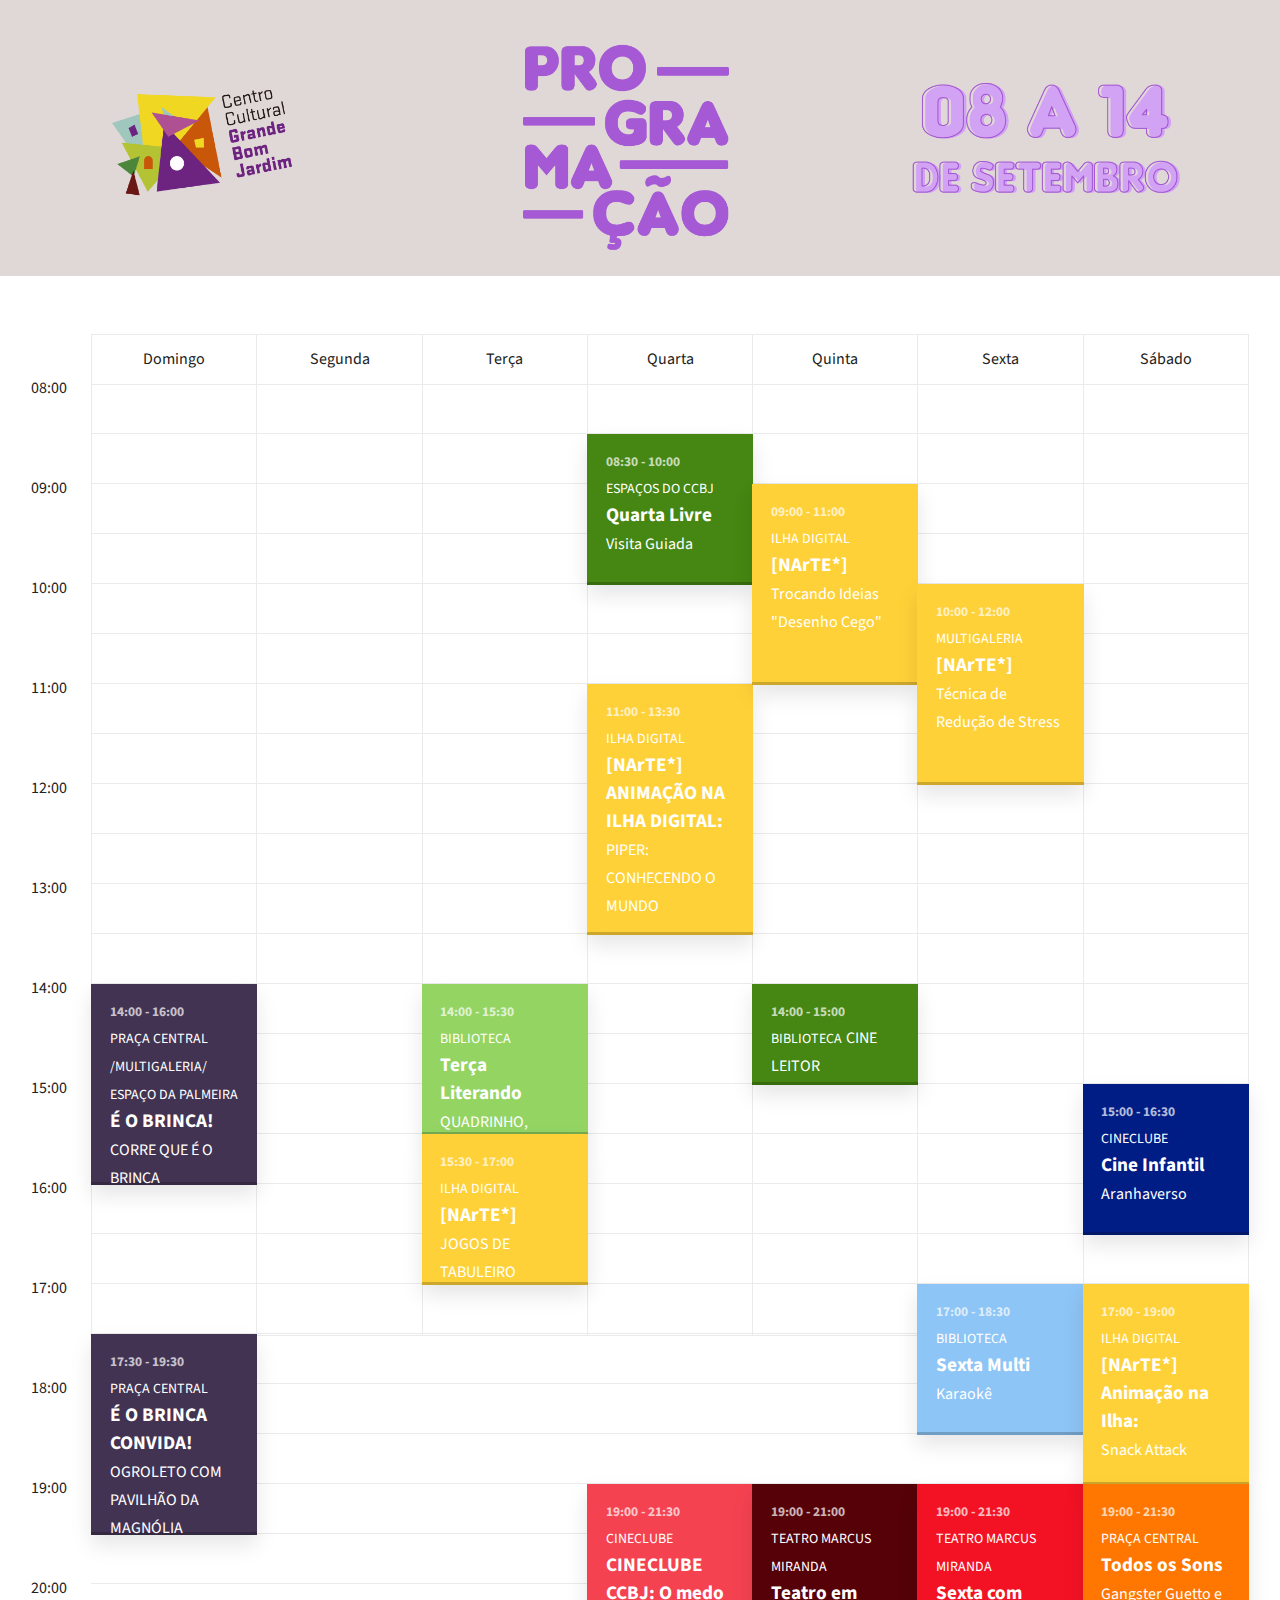
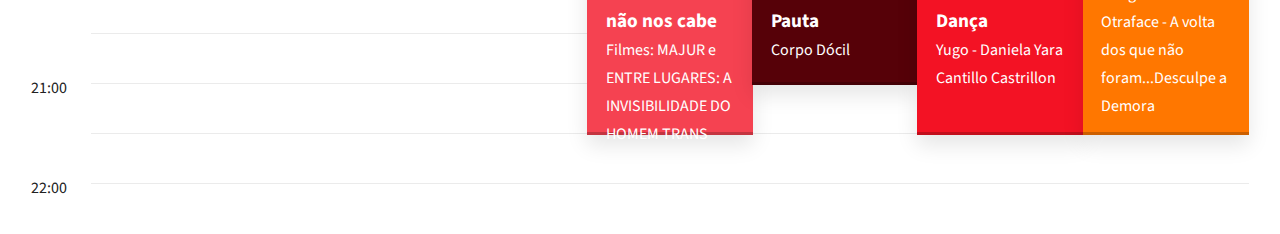
<file: index.html>
<!doctype html>
<html lang="en">
<head>
  <meta charset="UTF-8">
  <meta name="viewport" content="width=device-width, initial-scale=1">
  <script>document.getElementsByTagName("html")[0].className += " js";</script>
  <link rel="stylesheet" href="assets/css/style.css">
  <title>PROGRAMAÇÃO CCBJ | 26 A 31 DE AGOSTO</title>
</head>
<body>
  <header class="cd-main-header text-center flex flex-column flex-center">
  
      <p><img src="https://renemds.github.io/topo-agenda-setembro.png"></p>
     
  </header>

  <div class="cd-schedule cd-schedule--loading margin-top-lg margin-bottom-lg js-cd-schedule">
    <div class="cd-schedule__timeline">
      <ul>
        <li><span>08:00</span></li>
        <li><span>08:30</span></li>
        <li><span>09:00</span></li>
        <li><span>09:30</span></li>
        <li><span>10:00</span></li>
        <li><span>10:30</span></li>
        <li><span>11:00</span></li>
        <li><span>11:30</span></li>
        <li><span>12:00</span></li>
        <li><span>12:30</span></li>
        <li><span>13:00</span></li>
        <li><span>13:30</span></li>
        <li><span>14:00</span></li>
        <li><span>14:30</span></li>
        <li><span>15:00</span></li>
        <li><span>15:30</span></li>
        <li><span>16:00</span></li>
        <li><span>16:30</span></li>
        <li><span>17:00</span></li>
        <li><span>17:30</span></li>
        <li><span>18:00</span></li>
        <li><span>18:30</span></li>
        <li><span>19:00</span></li>
        <li><span>19:30</span></li>
        <li><span>20:00</span></li>
        <li><span>20:30</span></li>
        <li><span>21:00</span></li>
        <li><span>21:30</span></li>
        <li><span>22:00</span></li>
      </ul>
    </div> <!-- .cd-schedule__timeline -->
  
    <div class="cd-schedule__events">
      <ul>
        
        
        <li class="cd-schedule__group">
          <div class="cd-schedule__top-info"><span>Domingo</span></div>
          
          <ul>
            <li class="cd-schedule__event">
              <a data-start="14:00" data-end="16:00"  data-content="event-rowing-workout" data-event="event-2" href="https://www.instagram.com/">
                <em style="font-size:14px; text-transform:uppercase; color:#fff;">PRAÇA CENTRAL /MULTIGALERIA/ ESPAÇO DA PALMEIRA</em>
                <em class="cd-schedule__name">É O BRINCA!</em>
                <em style="font-size:16px; color:#fff;">CORRE QUE É O BRINCA</em>
              </a>
            </li>
            
            <li class="cd-schedule__event">
              <a data-start="17:30" data-end="19:30"  data-content="event-rowing-workout" data-event="event-2" href="https://www.instagram.com/">
                <em style="font-size:14px; text-transform:uppercase; color:#fff;">PRAÇA CENTRAL</em>
                <em class="cd-schedule__name">É O BRINCA CONVIDA!</em>
                <em style="font-size:16px; color:#fff;">OGROLETO COM PAVILHÃO DA MAGNÓLIA</em>
              </a>
            </li>
            
          </ul>
          
          
          
        </li>
        
        
        <li class="cd-schedule__group">
          <div class="cd-schedule__top-info"><span>Segunda</span></div>
        </li>
  
        <li class="cd-schedule__group">
          <div class="cd-schedule__top-info"><span>Terça</span></div>
  
          <ul>
            <li class="cd-schedule__event">
              <a data-start="14:00" data-end="15:30"  data-content="event-quadrinho-codel" data-event="event-12" href="https://www.instagram.com/">
                <em style="font-size:14px; text-transform:uppercase; color:#fff;">Biblioteca</em>
                <em class="cd-schedule__name">Terça Literando</em>
                <em style="font-size:16px; color:#fff;">QUADRINHO, CORDEL E POESIA</em>
              </a>
            </li>
  
  
            <li class="cd-schedule__event">
              <a data-start="15:30" data-end="17:00" data-content="event-jogos-tabuleiro" data-event="event-1" href="#0">
                <em style="font-size:14px; text-transform:uppercase; color:#fff;">Ilha Digital</em>
                <em class="cd-schedule__name">[NArTE*]</em>
                <em style="font-size:16px; color:#fff;">JOGOS DE TABULEIRO</em>
              </a>
            </li>
  
            
          </ul>
        </li>
  
        <li class="cd-schedule__group">
          <div class="cd-schedule__top-info"><span>Quarta</span></div>
  
          <ul>
            <li class="cd-schedule__event">
              <a data-start="08:30" data-end="10:00" data-content="" data-event="event-4" href="#0">
                <em style="font-size:14px; text-transform:uppercase; color:#fff;">ESPAÇOS DO CCBJ</em>
                <em class="cd-schedule__name">Quarta Livre</em>
                <em style="font-size:16px; color:#fff;">Visita Guiada</em>
              </a>
            </li>
  
            <li class="cd-schedule__event">
              <a data-start="11:00" data-end="13:30" data-content="event-piper" data-event="event-1" href="#0">
                <em style="font-size:14px; text-transform:uppercase; color:#fff;">ILHA DIGITAL</em>
                <em class="cd-schedule__name">[NArTE*] ANIMAÇÃO NA ILHA DIGITAL:</em>
                <em style="font-size:16px; color:#fff;">PIPER: CONHECENDO O MUNDO</em>
              </a>
            </li>
            
            <li class="cd-schedule__event">
              <a data-start="19:00" data-end="21:30" data-content="event-cineclube" data-event="event-3" href="#0">
                <em style="font-size:14px; text-transform:uppercase; color:#fff;">CINECLUBE</em>
                <em class="cd-schedule__name">CINECLUBE CCBJ: O medo não nos cabe</em>
                <em style="font-size:16px; color:#fff;">Filmes: MAJUR e ENTRE LUGARES: A INVISIBILIDADE DO HOMEM TRANS</em>
              </a>
            </li>
  
          </ul>
        </li>
  
        <li class="cd-schedule__group">
          <div class="cd-schedule__top-info"><span>Quinta</span></div>
  
          <ul>
            <li class="cd-schedule__event">
              <a data-start="09:00" data-end="11:00" data-content="event-desenho-cego" data-event="event-1" href="#0">
                <em style="font-size:14px; text-transform:uppercase; color:#fff;"> ILHA DIGITAL</em>
                <em class="cd-schedule__name">[NArTE*]</em>
                <em style="font-size:16px; color:#fff;">Trocando Ideias "Desenho Cego"</em>
              </a>
            </li>
  
            <li class="cd-schedule__event">
              <a data-start="14:00" data-end="15:00" data-content="" data-event="event-4" href="#0">
                <em style="font-size:14px; text-transform:uppercase; color:#fff;">Biblioteca</em>
                <em style="font-size:16px; color:#fff;">CINE LEITOR</em>
              </a>
            </li>
  
            <li class="cd-schedule__event">
              <a data-start="19:00" data-end="21:00" data-content="event-corpo-docil" data-event="event-8" href="#0">
                <em style="font-size:14px; text-transform:uppercase; color:#fff;">Teatro  Marcus Miranda</em>
                <em class="cd-schedule__name">Teatro em Pauta</em>
                <em style="font-size:16px; color:#fff;">Corpo Dócil</em>
              </a>
            </li>
  
            
          </ul>
        </li>
  
        <li class="cd-schedule__group">
          <div class="cd-schedule__top-info"><span>Sexta</span></div>
  
          <ul>
            <li class="cd-schedule__event">
              <a data-start="10:00" data-end="12:00"  data-content="event-reducao-stress" data-event="event-1" href="#0">
                <em style="font-size:14px; text-transform:uppercase; color:#fff;">MULTIGALERIA</em>
                <em class="cd-schedule__name">[NArTE*]</em>
                <em style="font-size:16px; color:#fff;">Técnica de Redução de Stress</em>
              </a>
            </li>
            
            <li class="cd-schedule__event">
              <a data-start="17:00" data-end="18:30"  data-content="event-karaoke" data-event="event-7" href="#0">
                <em style="font-size:14px; text-transform:uppercase; color:#fff;">BIBLIOTECA</em>
                <em class="cd-schedule__name">Sexta Multi</em>
                <em style="font-size:16px; color:#fff;">Karaokê</em>
              </a>
            </li>
  
            <li class="cd-schedule__event">
              <a data-start="19:00" data-end="21:30" data-content="event-yugo" data-event="event-13" href="#0">
                <em style="font-size:14px; text-transform:uppercase; color:#fff;">Teatro  Marcus Miranda</em>
                <em class="cd-schedule__name">Sexta com Dança</em>
               <em style="font-size:16px; color:#fff;">Yugo - Daniela Yara Cantillo Castrillon</em>
                
              </a>
            </li>
  
          </ul>
        </li>
        
        <li class="cd-schedule__group">
          <div class="cd-schedule__top-info"><span>Sábado</span></div>
  
          <ul>
            <li class="cd-schedule__event">
              <a data-start="15:00" data-end="16:30" data-content="" data-event="event-14" href="#0">
                 <em style="font-size:14px; text-transform:uppercase; color:#fff;">Cineclube</em>
                <em class="cd-schedule__name">Cine Infantil</em>
                <em style="font-size:16px; color:#fff;">Aranhaverso</em>
              </a>
            </li>
  
            <li class="cd-schedule__event">
              <a data-start="17:00" data-end="19:00" data-content="event-snack-attack" data-event="event-1" href="#0">
                <em style="font-size:14px; text-transform:uppercase; color:#fff;">ILHA DIGITAL</em>
                <em class="cd-schedule__name">[NArTE*] Animação na Ilha:</em>
                <em style="font-size:16px; color:#fff;">Snack Attack</em>
              </a>
            </li>
            
            <li class="cd-schedule__event">
              <a data-start="19:00" data-end="21:30" data-content="event-todos-os-sons" data-event="event-15" href="#0">
                <em style="font-size:14px; text-transform:uppercase; color:#fff;">PRAÇA CENTRAL</em>
                <em class="cd-schedule__name">Todos os Sons</em>
                <em style="font-size:16px; color:#fff;">Gangster Guetto e Otraface - A volta dos que não foram...Desculpe a Demora</em>
              </a>
            </li>
          
          </ul>
        </li>
        
       
        
      </ul>
      
   
    </div>
  
    <div class="cd-schedule-modal">
      <header class="cd-schedule-modal__header">
        <div class="cd-schedule-modal__content">
          <span class="cd-schedule-modal__date"></span>
          <h3 class="cd-schedule-modal__name"></h3>
        </div>
  
        <div class="cd-schedule-modal__header-bg"></div>
      </header>
  
      <div class="cd-schedule-modal__body">
        <div class="cd-schedule-modal__event-info"></div>
        <div class="cd-schedule-modal__body-bg"></div>
      </div>
  
      <a href="#0" class="cd-schedule-modal__close text-replace">Close</a>
    </div>
  
    <div class="cd-schedule__cover-layer"></div>
  </div> <!-- .cd-schedule -->

  <script src="assets/js/util.js"></script> <!-- util functions included in the CodyHouse framework -->
  <script src="assets/js/main.js"></script>
</body>
</html>
</file>
<file: assets/css/style.css>
@import url("https://fonts.googleapis.com/css?family=Source+Sans+Pro:400,600");*,*::after,*::before{box-sizing:inherit}*{font:inherit}html,body,div,span,applet,object,iframe,h1,h2,h3,h4,h5,h6,p,blockquote,pre,a,abbr,acronym,address,big,cite,code,del,dfn,em,img,ins,kbd,q,s,samp,small,strike,strong,sub,sup,tt,var,b,u,i,center,dl,dt,dd,ol,ul,li,fieldset,form,label,legend,table,caption,tbody,tfoot,thead,tr,th,td,article,aside,canvas,details,embed,figure,figcaption,footer,header,hgroup,menu,nav,output,ruby,section,summary,time,mark,audio,video,hr{margin:0;padding:0;border:0}html{box-sizing:border-box}body{background-color:hsl(0, 0%, 100%);background-color:var(--color-bg, white)}article,aside,details,figcaption,figure,footer,header,hgroup,menu,nav,section,main,form legend{display:block}ol,ul{list-style:none}blockquote,q{quotes:none}button,input,textarea,select{margin:0}.btn,.form-control,.link,.reset{background-color:transparent;padding:0;border:0;border-radius:0;color:inherit;line-height:inherit;-webkit-appearance:none;-moz-appearance:none;appearance:none}select.form-control::-ms-expand{display:none}textarea{resize:vertical;overflow:auto;vertical-align:top}input::-ms-clear{display:none}table{border-collapse:collapse;border-spacing:0}img,video,svg{max-width:100%}[data-theme]{background-color:hsl(0, 0%, 100%);background-color:var(--color-bg, #fff);color:hsl(240, 4%, 20%);color:var(--color-contrast-high, #313135)}:root{--space-unit:  1em;--space-xxxxs: calc(0.125*var(--space-unit));--space-xxxs:  calc(0.25*var(--space-unit));--space-xxs:   calc(0.375*var(--space-unit));--space-xs:    calc(0.5*var(--space-unit));--space-sm:    calc(0.75*var(--space-unit));--space-md:    calc(1.25*var(--space-unit));--space-lg:    calc(2*var(--space-unit));--space-xl:    calc(3.25*var(--space-unit));--space-xxl:   calc(5.25*var(--space-unit));--space-xxxl:  calc(8.5*var(--space-unit));--space-xxxxl: calc(13.75*var(--space-unit));--component-padding: var(--space-md)}:root{--max-width-xxs: 32rem;--max-width-xs:  38rem;--max-width-sm:  48rem;--max-width-md:  64rem;--max-width-lg:  80rem;--max-width-xl:  90rem;--max-width-xxl: 120rem}.container{width:calc(100% - 1.25em);width:calc(100% - 2*var(--component-padding));margin-left:auto;margin-right:auto}.max-width-xxs{max-width:32rem;max-width:var(--max-width-xxs)}.max-width-xs{max-width:38rem;max-width:var(--max-width-xs)}.max-width-sm{max-width:48rem;max-width:var(--max-width-sm)}.max-width-md{max-width:64rem;max-width:var(--max-width-md)}.max-width-lg{max-width:80rem;max-width:var(--max-width-lg)}.max-width-xl{max-width:90rem;max-width:var(--max-width-xl)}.max-width-xxl{max-width:120rem;max-width:var(--max-width-xxl)}.max-width-adaptive-sm{max-width:38rem;max-width:var(--max-width-xs)}@media (min-width: 64rem){.max-width-adaptive-sm{max-width:48rem;max-width:var(--max-width-sm)}}.max-width-adaptive-md{max-width:38rem;max-width:var(--max-width-xs)}@media (min-width: 64rem){.max-width-adaptive-md{max-width:64rem;max-width:var(--max-width-md)}}.max-width-adaptive,.max-width-adaptive-lg{max-width:38rem;max-width:var(--max-width-xs)}@media (min-width: 64rem){.max-width-adaptive,.max-width-adaptive-lg{max-width:64rem;max-width:var(--max-width-md)}}@media (min-width: 90rem){.max-width-adaptive,.max-width-adaptive-lg{max-width:80rem;max-width:var(--max-width-lg)}}.max-width-adaptive-xl{max-width:38rem;max-width:var(--max-width-xs)}@media (min-width: 64rem){.max-width-adaptive-xl{max-width:64rem;max-width:var(--max-width-md)}}@media (min-width: 90rem){.max-width-adaptive-xl{max-width:90rem;max-width:var(--max-width-xl)}}.grid{--grid-gap: 0px;display:-ms-flexbox;display:flex;-ms-flex-wrap:wrap;flex-wrap:wrap}.grid>*{-ms-flex-preferred-size:100%;flex-basis:100%}[class*="grid-gap"]{margin-bottom:1em * -1;margin-bottom:calc(var(--grid-gap, 1em)*-1);margin-right:1em * -1;margin-right:calc(var(--grid-gap, 1em)*-1)}[class*="grid-gap"]>*{margin-bottom:1em;margin-bottom:var(--grid-gap, 1em);margin-right:1em;margin-right:var(--grid-gap, 1em)}.grid-gap-xxxxs{--grid-gap: var(--space-xxxxs)}.grid-gap-xxxs{--grid-gap: var(--space-xxxs)}.grid-gap-xxs{--grid-gap: var(--space-xxs)}.grid-gap-xs{--grid-gap: var(--space-xs)}.grid-gap-sm{--grid-gap: var(--space-sm)}.grid-gap-md{--grid-gap: var(--space-md)}.grid-gap-lg{--grid-gap: var(--space-lg)}.grid-gap-xl{--grid-gap: var(--space-xl)}.grid-gap-xxl{--grid-gap: var(--space-xxl)}.grid-gap-xxxl{--grid-gap: var(--space-xxxl)}.grid-gap-xxxxl{--grid-gap: var(--space-xxxxl)}.col{-ms-flex-positive:1;flex-grow:1;-ms-flex-preferred-size:0;flex-basis:0;max-width:100%}.col-1{-ms-flex-preferred-size:calc(8.33% - 0.01px - 1em);-ms-flex-preferred-size:calc(8.33% - 0.01px - var(--grid-gap, 1em));flex-basis:calc(8.33% - 0.01px - 1em);flex-basis:calc(8.33% - 0.01px - var(--grid-gap, 1em));max-width:calc(8.33% - 0.01px - 1em);max-width:calc(8.33% - 0.01px - var(--grid-gap, 1em))}.col-2{-ms-flex-preferred-size:calc(16.66% - 0.01px - 1em);-ms-flex-preferred-size:calc(16.66% - 0.01px - var(--grid-gap, 1em));flex-basis:calc(16.66% - 0.01px - 1em);flex-basis:calc(16.66% - 0.01px - var(--grid-gap, 1em));max-width:calc(16.66% - 0.01px - 1em);max-width:calc(16.66% - 0.01px - var(--grid-gap, 1em))}.col-3{-ms-flex-preferred-size:calc(25% - 0.01px - 1em);-ms-flex-preferred-size:calc(25% - 0.01px - var(--grid-gap, 1em));flex-basis:calc(25% - 0.01px - 1em);flex-basis:calc(25% - 0.01px - var(--grid-gap, 1em));max-width:calc(25% - 0.01px - 1em);max-width:calc(25% - 0.01px - var(--grid-gap, 1em))}.col-4{-ms-flex-preferred-size:calc(33.33% - 0.01px - 1em);-ms-flex-preferred-size:calc(33.33% - 0.01px - var(--grid-gap, 1em));flex-basis:calc(33.33% - 0.01px - 1em);flex-basis:calc(33.33% - 0.01px - var(--grid-gap, 1em));max-width:calc(33.33% - 0.01px - 1em);max-width:calc(33.33% - 0.01px - var(--grid-gap, 1em))}.col-5{-ms-flex-preferred-size:calc(41.66% - 0.01px - 1em);-ms-flex-preferred-size:calc(41.66% - 0.01px - var(--grid-gap, 1em));flex-basis:calc(41.66% - 0.01px - 1em);flex-basis:calc(41.66% - 0.01px - var(--grid-gap, 1em));max-width:calc(41.66% - 0.01px - 1em);max-width:calc(41.66% - 0.01px - var(--grid-gap, 1em))}.col-6{-ms-flex-preferred-size:calc(50% - 0.01px - 1em);-ms-flex-preferred-size:calc(50% - 0.01px - var(--grid-gap, 1em));flex-basis:calc(50% - 0.01px - 1em);flex-basis:calc(50% - 0.01px - var(--grid-gap, 1em));max-width:calc(50% - 0.01px - 1em);max-width:calc(50% - 0.01px - var(--grid-gap, 1em))}.col-7{-ms-flex-preferred-size:calc(58.33% - 0.01px - 1em);-ms-flex-preferred-size:calc(58.33% - 0.01px - var(--grid-gap, 1em));flex-basis:calc(58.33% - 0.01px - 1em);flex-basis:calc(58.33% - 0.01px - var(--grid-gap, 1em));max-width:calc(58.33% - 0.01px - 1em);max-width:calc(58.33% - 0.01px - var(--grid-gap, 1em))}.col-8{-ms-flex-preferred-size:calc(66.66% - 0.01px - 1em);-ms-flex-preferred-size:calc(66.66% - 0.01px - var(--grid-gap, 1em));flex-basis:calc(66.66% - 0.01px - 1em);flex-basis:calc(66.66% - 0.01px - var(--grid-gap, 1em));max-width:calc(66.66% - 0.01px - 1em);max-width:calc(66.66% - 0.01px - var(--grid-gap, 1em))}.col-9{-ms-flex-preferred-size:calc(75% - 0.01px - 1em);-ms-flex-preferred-size:calc(75% - 0.01px - var(--grid-gap, 1em));flex-basis:calc(75% - 0.01px - 1em);flex-basis:calc(75% - 0.01px - var(--grid-gap, 1em));max-width:calc(75% - 0.01px - 1em);max-width:calc(75% - 0.01px - var(--grid-gap, 1em))}.col-10{-ms-flex-preferred-size:calc(83.33% - 0.01px - 1em);-ms-flex-preferred-size:calc(83.33% - 0.01px - var(--grid-gap, 1em));flex-basis:calc(83.33% - 0.01px - 1em);flex-basis:calc(83.33% - 0.01px - var(--grid-gap, 1em));max-width:calc(83.33% - 0.01px - 1em);max-width:calc(83.33% - 0.01px - var(--grid-gap, 1em))}.col-11{-ms-flex-preferred-size:calc(91.66% - 0.01px - 1em);-ms-flex-preferred-size:calc(91.66% - 0.01px - var(--grid-gap, 1em));flex-basis:calc(91.66% - 0.01px - 1em);flex-basis:calc(91.66% - 0.01px - var(--grid-gap, 1em));max-width:calc(91.66% - 0.01px - 1em);max-width:calc(91.66% - 0.01px - var(--grid-gap, 1em))}.col-12{-ms-flex-preferred-size:calc(100% - 0.01px - 1em);-ms-flex-preferred-size:calc(100% - 0.01px - var(--grid-gap, 1em));flex-basis:calc(100% - 0.01px - 1em);flex-basis:calc(100% - 0.01px - var(--grid-gap, 1em));max-width:calc(100% - 0.01px - 1em);max-width:calc(100% - 0.01px - var(--grid-gap, 1em))}@media (min-width: 32rem){.col\@xs{-ms-flex-positive:1;flex-grow:1;-ms-flex-preferred-size:0;flex-basis:0;max-width:100%}.col-1\@xs{-ms-flex-preferred-size:calc(8.33% - 0.01px - 1em);-ms-flex-preferred-size:calc(8.33% - 0.01px - var(--grid-gap, 1em));flex-basis:calc(8.33% - 0.01px - 1em);flex-basis:calc(8.33% - 0.01px - var(--grid-gap, 1em));max-width:calc(8.33% - 0.01px - 1em);max-width:calc(8.33% - 0.01px - var(--grid-gap, 1em))}.col-2\@xs{-ms-flex-preferred-size:calc(16.66% - 0.01px - 1em);-ms-flex-preferred-size:calc(16.66% - 0.01px - var(--grid-gap, 1em));flex-basis:calc(16.66% - 0.01px - 1em);flex-basis:calc(16.66% - 0.01px - var(--grid-gap, 1em));max-width:calc(16.66% - 0.01px - 1em);max-width:calc(16.66% - 0.01px - var(--grid-gap, 1em))}.col-3\@xs{-ms-flex-preferred-size:calc(25% - 0.01px - 1em);-ms-flex-preferred-size:calc(25% - 0.01px - var(--grid-gap, 1em));flex-basis:calc(25% - 0.01px - 1em);flex-basis:calc(25% - 0.01px - var(--grid-gap, 1em));max-width:calc(25% - 0.01px - 1em);max-width:calc(25% - 0.01px - var(--grid-gap, 1em))}.col-4\@xs{-ms-flex-preferred-size:calc(33.33% - 0.01px - 1em);-ms-flex-preferred-size:calc(33.33% - 0.01px - var(--grid-gap, 1em));flex-basis:calc(33.33% - 0.01px - 1em);flex-basis:calc(33.33% - 0.01px - var(--grid-gap, 1em));max-width:calc(33.33% - 0.01px - 1em);max-width:calc(33.33% - 0.01px - var(--grid-gap, 1em))}.col-5\@xs{-ms-flex-preferred-size:calc(41.66% - 0.01px - 1em);-ms-flex-preferred-size:calc(41.66% - 0.01px - var(--grid-gap, 1em));flex-basis:calc(41.66% - 0.01px - 1em);flex-basis:calc(41.66% - 0.01px - var(--grid-gap, 1em));max-width:calc(41.66% - 0.01px - 1em);max-width:calc(41.66% - 0.01px - var(--grid-gap, 1em))}.col-6\@xs{-ms-flex-preferred-size:calc(50% - 0.01px - 1em);-ms-flex-preferred-size:calc(50% - 0.01px - var(--grid-gap, 1em));flex-basis:calc(50% - 0.01px - 1em);flex-basis:calc(50% - 0.01px - var(--grid-gap, 1em));max-width:calc(50% - 0.01px - 1em);max-width:calc(50% - 0.01px - var(--grid-gap, 1em))}.col-7\@xs{-ms-flex-preferred-size:calc(58.33% - 0.01px - 1em);-ms-flex-preferred-size:calc(58.33% - 0.01px - var(--grid-gap, 1em));flex-basis:calc(58.33% - 0.01px - 1em);flex-basis:calc(58.33% - 0.01px - var(--grid-gap, 1em));max-width:calc(58.33% - 0.01px - 1em);max-width:calc(58.33% - 0.01px - var(--grid-gap, 1em))}.col-8\@xs{-ms-flex-preferred-size:calc(66.66% - 0.01px - 1em);-ms-flex-preferred-size:calc(66.66% - 0.01px - var(--grid-gap, 1em));flex-basis:calc(66.66% - 0.01px - 1em);flex-basis:calc(66.66% - 0.01px - var(--grid-gap, 1em));max-width:calc(66.66% - 0.01px - 1em);max-width:calc(66.66% - 0.01px - var(--grid-gap, 1em))}.col-9\@xs{-ms-flex-preferred-size:calc(75% - 0.01px - 1em);-ms-flex-preferred-size:calc(75% - 0.01px - var(--grid-gap, 1em));flex-basis:calc(75% - 0.01px - 1em);flex-basis:calc(75% - 0.01px - var(--grid-gap, 1em));max-width:calc(75% - 0.01px - 1em);max-width:calc(75% - 0.01px - var(--grid-gap, 1em))}.col-10\@xs{-ms-flex-preferred-size:calc(83.33% - 0.01px - 1em);-ms-flex-preferred-size:calc(83.33% - 0.01px - var(--grid-gap, 1em));flex-basis:calc(83.33% - 0.01px - 1em);flex-basis:calc(83.33% - 0.01px - var(--grid-gap, 1em));max-width:calc(83.33% - 0.01px - 1em);max-width:calc(83.33% - 0.01px - var(--grid-gap, 1em))}.col-11\@xs{-ms-flex-preferred-size:calc(91.66% - 0.01px - 1em);-ms-flex-preferred-size:calc(91.66% - 0.01px - var(--grid-gap, 1em));flex-basis:calc(91.66% - 0.01px - 1em);flex-basis:calc(91.66% - 0.01px - var(--grid-gap, 1em));max-width:calc(91.66% - 0.01px - 1em);max-width:calc(91.66% - 0.01px - var(--grid-gap, 1em))}.col-12\@xs{-ms-flex-preferred-size:calc(100% - 0.01px - 1em);-ms-flex-preferred-size:calc(100% - 0.01px - var(--grid-gap, 1em));flex-basis:calc(100% - 0.01px - 1em);flex-basis:calc(100% - 0.01px - var(--grid-gap, 1em));max-width:calc(100% - 0.01px - 1em);max-width:calc(100% - 0.01px - var(--grid-gap, 1em))}}@media (min-width: 48rem){.col\@sm{-ms-flex-positive:1;flex-grow:1;-ms-flex-preferred-size:0;flex-basis:0;max-width:100%}.col-1\@sm{-ms-flex-preferred-size:calc(8.33% - 0.01px - 1em);-ms-flex-preferred-size:calc(8.33% - 0.01px - var(--grid-gap, 1em));flex-basis:calc(8.33% - 0.01px - 1em);flex-basis:calc(8.33% - 0.01px - var(--grid-gap, 1em));max-width:calc(8.33% - 0.01px - 1em);max-width:calc(8.33% - 0.01px - var(--grid-gap, 1em))}.col-2\@sm{-ms-flex-preferred-size:calc(16.66% - 0.01px - 1em);-ms-flex-preferred-size:calc(16.66% - 0.01px - var(--grid-gap, 1em));flex-basis:calc(16.66% - 0.01px - 1em);flex-basis:calc(16.66% - 0.01px - var(--grid-gap, 1em));max-width:calc(16.66% - 0.01px - 1em);max-width:calc(16.66% - 0.01px - var(--grid-gap, 1em))}.col-3\@sm{-ms-flex-preferred-size:calc(25% - 0.01px - 1em);-ms-flex-preferred-size:calc(25% - 0.01px - var(--grid-gap, 1em));flex-basis:calc(25% - 0.01px - 1em);flex-basis:calc(25% - 0.01px - var(--grid-gap, 1em));max-width:calc(25% - 0.01px - 1em);max-width:calc(25% - 0.01px - var(--grid-gap, 1em))}.col-4\@sm{-ms-flex-preferred-size:calc(33.33% - 0.01px - 1em);-ms-flex-preferred-size:calc(33.33% - 0.01px - var(--grid-gap, 1em));flex-basis:calc(33.33% - 0.01px - 1em);flex-basis:calc(33.33% - 0.01px - var(--grid-gap, 1em));max-width:calc(33.33% - 0.01px - 1em);max-width:calc(33.33% - 0.01px - var(--grid-gap, 1em))}.col-5\@sm{-ms-flex-preferred-size:calc(41.66% - 0.01px - 1em);-ms-flex-preferred-size:calc(41.66% - 0.01px - var(--grid-gap, 1em));flex-basis:calc(41.66% - 0.01px - 1em);flex-basis:calc(41.66% - 0.01px - var(--grid-gap, 1em));max-width:calc(41.66% - 0.01px - 1em);max-width:calc(41.66% - 0.01px - var(--grid-gap, 1em))}.col-6\@sm{-ms-flex-preferred-size:calc(50% - 0.01px - 1em);-ms-flex-preferred-size:calc(50% - 0.01px - var(--grid-gap, 1em));flex-basis:calc(50% - 0.01px - 1em);flex-basis:calc(50% - 0.01px - var(--grid-gap, 1em));max-width:calc(50% - 0.01px - 1em);max-width:calc(50% - 0.01px - var(--grid-gap, 1em))}.col-7\@sm{-ms-flex-preferred-size:calc(58.33% - 0.01px - 1em);-ms-flex-preferred-size:calc(58.33% - 0.01px - var(--grid-gap, 1em));flex-basis:calc(58.33% - 0.01px - 1em);flex-basis:calc(58.33% - 0.01px - var(--grid-gap, 1em));max-width:calc(58.33% - 0.01px - 1em);max-width:calc(58.33% - 0.01px - var(--grid-gap, 1em))}.col-8\@sm{-ms-flex-preferred-size:calc(66.66% - 0.01px - 1em);-ms-flex-preferred-size:calc(66.66% - 0.01px - var(--grid-gap, 1em));flex-basis:calc(66.66% - 0.01px - 1em);flex-basis:calc(66.66% - 0.01px - var(--grid-gap, 1em));max-width:calc(66.66% - 0.01px - 1em);max-width:calc(66.66% - 0.01px - var(--grid-gap, 1em))}.col-9\@sm{-ms-flex-preferred-size:calc(75% - 0.01px - 1em);-ms-flex-preferred-size:calc(75% - 0.01px - var(--grid-gap, 1em));flex-basis:calc(75% - 0.01px - 1em);flex-basis:calc(75% - 0.01px - var(--grid-gap, 1em));max-width:calc(75% - 0.01px - 1em);max-width:calc(75% - 0.01px - var(--grid-gap, 1em))}.col-10\@sm{-ms-flex-preferred-size:calc(83.33% - 0.01px - 1em);-ms-flex-preferred-size:calc(83.33% - 0.01px - var(--grid-gap, 1em));flex-basis:calc(83.33% - 0.01px - 1em);flex-basis:calc(83.33% - 0.01px - var(--grid-gap, 1em));max-width:calc(83.33% - 0.01px - 1em);max-width:calc(83.33% - 0.01px - var(--grid-gap, 1em))}.col-11\@sm{-ms-flex-preferred-size:calc(91.66% - 0.01px - 1em);-ms-flex-preferred-size:calc(91.66% - 0.01px - var(--grid-gap, 1em));flex-basis:calc(91.66% - 0.01px - 1em);flex-basis:calc(91.66% - 0.01px - var(--grid-gap, 1em));max-width:calc(91.66% - 0.01px - 1em);max-width:calc(91.66% - 0.01px - var(--grid-gap, 1em))}.col-12\@sm{-ms-flex-preferred-size:calc(100% - 0.01px - 1em);-ms-flex-preferred-size:calc(100% - 0.01px - var(--grid-gap, 1em));flex-basis:calc(100% - 0.01px - 1em);flex-basis:calc(100% - 0.01px - var(--grid-gap, 1em));max-width:calc(100% - 0.01px - 1em);max-width:calc(100% - 0.01px - var(--grid-gap, 1em))}}@media (min-width: 64rem){.col\@md{-ms-flex-positive:1;flex-grow:1;-ms-flex-preferred-size:0;flex-basis:0;max-width:100%}.col-1\@md{-ms-flex-preferred-size:calc(8.33% - 0.01px - 1em);-ms-flex-preferred-size:calc(8.33% - 0.01px - var(--grid-gap, 1em));flex-basis:calc(8.33% - 0.01px - 1em);flex-basis:calc(8.33% - 0.01px - var(--grid-gap, 1em));max-width:calc(8.33% - 0.01px - 1em);max-width:calc(8.33% - 0.01px - var(--grid-gap, 1em))}.col-2\@md{-ms-flex-preferred-size:calc(16.66% - 0.01px - 1em);-ms-flex-preferred-size:calc(16.66% - 0.01px - var(--grid-gap, 1em));flex-basis:calc(16.66% - 0.01px - 1em);flex-basis:calc(16.66% - 0.01px - var(--grid-gap, 1em));max-width:calc(16.66% - 0.01px - 1em);max-width:calc(16.66% - 0.01px - var(--grid-gap, 1em))}.col-3\@md{-ms-flex-preferred-size:calc(25% - 0.01px - 1em);-ms-flex-preferred-size:calc(25% - 0.01px - var(--grid-gap, 1em));flex-basis:calc(25% - 0.01px - 1em);flex-basis:calc(25% - 0.01px - var(--grid-gap, 1em));max-width:calc(25% - 0.01px - 1em);max-width:calc(25% - 0.01px - var(--grid-gap, 1em))}.col-4\@md{-ms-flex-preferred-size:calc(33.33% - 0.01px - 1em);-ms-flex-preferred-size:calc(33.33% - 0.01px - var(--grid-gap, 1em));flex-basis:calc(33.33% - 0.01px - 1em);flex-basis:calc(33.33% - 0.01px - var(--grid-gap, 1em));max-width:calc(33.33% - 0.01px - 1em);max-width:calc(33.33% - 0.01px - var(--grid-gap, 1em))}.col-5\@md{-ms-flex-preferred-size:calc(41.66% - 0.01px - 1em);-ms-flex-preferred-size:calc(41.66% - 0.01px - var(--grid-gap, 1em));flex-basis:calc(41.66% - 0.01px - 1em);flex-basis:calc(41.66% - 0.01px - var(--grid-gap, 1em));max-width:calc(41.66% - 0.01px - 1em);max-width:calc(41.66% - 0.01px - var(--grid-gap, 1em))}.col-6\@md{-ms-flex-preferred-size:calc(50% - 0.01px - 1em);-ms-flex-preferred-size:calc(50% - 0.01px - var(--grid-gap, 1em));flex-basis:calc(50% - 0.01px - 1em);flex-basis:calc(50% - 0.01px - var(--grid-gap, 1em));max-width:calc(50% - 0.01px - 1em);max-width:calc(50% - 0.01px - var(--grid-gap, 1em))}.col-7\@md{-ms-flex-preferred-size:calc(58.33% - 0.01px - 1em);-ms-flex-preferred-size:calc(58.33% - 0.01px - var(--grid-gap, 1em));flex-basis:calc(58.33% - 0.01px - 1em);flex-basis:calc(58.33% - 0.01px - var(--grid-gap, 1em));max-width:calc(58.33% - 0.01px - 1em);max-width:calc(58.33% - 0.01px - var(--grid-gap, 1em))}.col-8\@md{-ms-flex-preferred-size:calc(66.66% - 0.01px - 1em);-ms-flex-preferred-size:calc(66.66% - 0.01px - var(--grid-gap, 1em));flex-basis:calc(66.66% - 0.01px - 1em);flex-basis:calc(66.66% - 0.01px - var(--grid-gap, 1em));max-width:calc(66.66% - 0.01px - 1em);max-width:calc(66.66% - 0.01px - var(--grid-gap, 1em))}.col-9\@md{-ms-flex-preferred-size:calc(75% - 0.01px - 1em);-ms-flex-preferred-size:calc(75% - 0.01px - var(--grid-gap, 1em));flex-basis:calc(75% - 0.01px - 1em);flex-basis:calc(75% - 0.01px - var(--grid-gap, 1em));max-width:calc(75% - 0.01px - 1em);max-width:calc(75% - 0.01px - var(--grid-gap, 1em))}.col-10\@md{-ms-flex-preferred-size:calc(83.33% - 0.01px - 1em);-ms-flex-preferred-size:calc(83.33% - 0.01px - var(--grid-gap, 1em));flex-basis:calc(83.33% - 0.01px - 1em);flex-basis:calc(83.33% - 0.01px - var(--grid-gap, 1em));max-width:calc(83.33% - 0.01px - 1em);max-width:calc(83.33% - 0.01px - var(--grid-gap, 1em))}.col-11\@md{-ms-flex-preferred-size:calc(91.66% - 0.01px - 1em);-ms-flex-preferred-size:calc(91.66% - 0.01px - var(--grid-gap, 1em));flex-basis:calc(91.66% - 0.01px - 1em);flex-basis:calc(91.66% - 0.01px - var(--grid-gap, 1em));max-width:calc(91.66% - 0.01px - 1em);max-width:calc(91.66% - 0.01px - var(--grid-gap, 1em))}.col-12\@md{-ms-flex-preferred-size:calc(100% - 0.01px - 1em);-ms-flex-preferred-size:calc(100% - 0.01px - var(--grid-gap, 1em));flex-basis:calc(100% - 0.01px - 1em);flex-basis:calc(100% - 0.01px - var(--grid-gap, 1em));max-width:calc(100% - 0.01px - 1em);max-width:calc(100% - 0.01px - var(--grid-gap, 1em))}}@media (min-width: 80rem){.col\@lg{-ms-flex-positive:1;flex-grow:1;-ms-flex-preferred-size:0;flex-basis:0;max-width:100%}.col-1\@lg{-ms-flex-preferred-size:calc(8.33% - 0.01px - 1em);-ms-flex-preferred-size:calc(8.33% - 0.01px - var(--grid-gap, 1em));flex-basis:calc(8.33% - 0.01px - 1em);flex-basis:calc(8.33% - 0.01px - var(--grid-gap, 1em));max-width:calc(8.33% - 0.01px - 1em);max-width:calc(8.33% - 0.01px - var(--grid-gap, 1em))}.col-2\@lg{-ms-flex-preferred-size:calc(16.66% - 0.01px - 1em);-ms-flex-preferred-size:calc(16.66% - 0.01px - var(--grid-gap, 1em));flex-basis:calc(16.66% - 0.01px - 1em);flex-basis:calc(16.66% - 0.01px - var(--grid-gap, 1em));max-width:calc(16.66% - 0.01px - 1em);max-width:calc(16.66% - 0.01px - var(--grid-gap, 1em))}.col-3\@lg{-ms-flex-preferred-size:calc(25% - 0.01px - 1em);-ms-flex-preferred-size:calc(25% - 0.01px - var(--grid-gap, 1em));flex-basis:calc(25% - 0.01px - 1em);flex-basis:calc(25% - 0.01px - var(--grid-gap, 1em));max-width:calc(25% - 0.01px - 1em);max-width:calc(25% - 0.01px - var(--grid-gap, 1em))}.col-4\@lg{-ms-flex-preferred-size:calc(33.33% - 0.01px - 1em);-ms-flex-preferred-size:calc(33.33% - 0.01px - var(--grid-gap, 1em));flex-basis:calc(33.33% - 0.01px - 1em);flex-basis:calc(33.33% - 0.01px - var(--grid-gap, 1em));max-width:calc(33.33% - 0.01px - 1em);max-width:calc(33.33% - 0.01px - var(--grid-gap, 1em))}.col-5\@lg{-ms-flex-preferred-size:calc(41.66% - 0.01px - 1em);-ms-flex-preferred-size:calc(41.66% - 0.01px - var(--grid-gap, 1em));flex-basis:calc(41.66% - 0.01px - 1em);flex-basis:calc(41.66% - 0.01px - var(--grid-gap, 1em));max-width:calc(41.66% - 0.01px - 1em);max-width:calc(41.66% - 0.01px - var(--grid-gap, 1em))}.col-6\@lg{-ms-flex-preferred-size:calc(50% - 0.01px - 1em);-ms-flex-preferred-size:calc(50% - 0.01px - var(--grid-gap, 1em));flex-basis:calc(50% - 0.01px - 1em);flex-basis:calc(50% - 0.01px - var(--grid-gap, 1em));max-width:calc(50% - 0.01px - 1em);max-width:calc(50% - 0.01px - var(--grid-gap, 1em))}.col-7\@lg{-ms-flex-preferred-size:calc(58.33% - 0.01px - 1em);-ms-flex-preferred-size:calc(58.33% - 0.01px - var(--grid-gap, 1em));flex-basis:calc(58.33% - 0.01px - 1em);flex-basis:calc(58.33% - 0.01px - var(--grid-gap, 1em));max-width:calc(58.33% - 0.01px - 1em);max-width:calc(58.33% - 0.01px - var(--grid-gap, 1em))}.col-8\@lg{-ms-flex-preferred-size:calc(66.66% - 0.01px - 1em);-ms-flex-preferred-size:calc(66.66% - 0.01px - var(--grid-gap, 1em));flex-basis:calc(66.66% - 0.01px - 1em);flex-basis:calc(66.66% - 0.01px - var(--grid-gap, 1em));max-width:calc(66.66% - 0.01px - 1em);max-width:calc(66.66% - 0.01px - var(--grid-gap, 1em))}.col-9\@lg{-ms-flex-preferred-size:calc(75% - 0.01px - 1em);-ms-flex-preferred-size:calc(75% - 0.01px - var(--grid-gap, 1em));flex-basis:calc(75% - 0.01px - 1em);flex-basis:calc(75% - 0.01px - var(--grid-gap, 1em));max-width:calc(75% - 0.01px - 1em);max-width:calc(75% - 0.01px - var(--grid-gap, 1em))}.col-10\@lg{-ms-flex-preferred-size:calc(83.33% - 0.01px - 1em);-ms-flex-preferred-size:calc(83.33% - 0.01px - var(--grid-gap, 1em));flex-basis:calc(83.33% - 0.01px - 1em);flex-basis:calc(83.33% - 0.01px - var(--grid-gap, 1em));max-width:calc(83.33% - 0.01px - 1em);max-width:calc(83.33% - 0.01px - var(--grid-gap, 1em))}.col-11\@lg{-ms-flex-preferred-size:calc(91.66% - 0.01px - 1em);-ms-flex-preferred-size:calc(91.66% - 0.01px - var(--grid-gap, 1em));flex-basis:calc(91.66% - 0.01px - 1em);flex-basis:calc(91.66% - 0.01px - var(--grid-gap, 1em));max-width:calc(91.66% - 0.01px - 1em);max-width:calc(91.66% - 0.01px - var(--grid-gap, 1em))}.col-12\@lg{-ms-flex-preferred-size:calc(100% - 0.01px - 1em);-ms-flex-preferred-size:calc(100% - 0.01px - var(--grid-gap, 1em));flex-basis:calc(100% - 0.01px - 1em);flex-basis:calc(100% - 0.01px - var(--grid-gap, 1em));max-width:calc(100% - 0.01px - 1em);max-width:calc(100% - 0.01px - var(--grid-gap, 1em))}}@media (min-width: 90rem){.col\@xl{-ms-flex-positive:1;flex-grow:1;-ms-flex-preferred-size:0;flex-basis:0;max-width:100%}.col-1\@xl{-ms-flex-preferred-size:calc(8.33% - 0.01px - 1em);-ms-flex-preferred-size:calc(8.33% - 0.01px - var(--grid-gap, 1em));flex-basis:calc(8.33% - 0.01px - 1em);flex-basis:calc(8.33% - 0.01px - var(--grid-gap, 1em));max-width:calc(8.33% - 0.01px - 1em);max-width:calc(8.33% - 0.01px - var(--grid-gap, 1em))}.col-2\@xl{-ms-flex-preferred-size:calc(16.66% - 0.01px - 1em);-ms-flex-preferred-size:calc(16.66% - 0.01px - var(--grid-gap, 1em));flex-basis:calc(16.66% - 0.01px - 1em);flex-basis:calc(16.66% - 0.01px - var(--grid-gap, 1em));max-width:calc(16.66% - 0.01px - 1em);max-width:calc(16.66% - 0.01px - var(--grid-gap, 1em))}.col-3\@xl{-ms-flex-preferred-size:calc(25% - 0.01px - 1em);-ms-flex-preferred-size:calc(25% - 0.01px - var(--grid-gap, 1em));flex-basis:calc(25% - 0.01px - 1em);flex-basis:calc(25% - 0.01px - var(--grid-gap, 1em));max-width:calc(25% - 0.01px - 1em);max-width:calc(25% - 0.01px - var(--grid-gap, 1em))}.col-4\@xl{-ms-flex-preferred-size:calc(33.33% - 0.01px - 1em);-ms-flex-preferred-size:calc(33.33% - 0.01px - var(--grid-gap, 1em));flex-basis:calc(33.33% - 0.01px - 1em);flex-basis:calc(33.33% - 0.01px - var(--grid-gap, 1em));max-width:calc(33.33% - 0.01px - 1em);max-width:calc(33.33% - 0.01px - var(--grid-gap, 1em))}.col-5\@xl{-ms-flex-preferred-size:calc(41.66% - 0.01px - 1em);-ms-flex-preferred-size:calc(41.66% - 0.01px - var(--grid-gap, 1em));flex-basis:calc(41.66% - 0.01px - 1em);flex-basis:calc(41.66% - 0.01px - var(--grid-gap, 1em));max-width:calc(41.66% - 0.01px - 1em);max-width:calc(41.66% - 0.01px - var(--grid-gap, 1em))}.col-6\@xl{-ms-flex-preferred-size:calc(50% - 0.01px - 1em);-ms-flex-preferred-size:calc(50% - 0.01px - var(--grid-gap, 1em));flex-basis:calc(50% - 0.01px - 1em);flex-basis:calc(50% - 0.01px - var(--grid-gap, 1em));max-width:calc(50% - 0.01px - 1em);max-width:calc(50% - 0.01px - var(--grid-gap, 1em))}.col-7\@xl{-ms-flex-preferred-size:calc(58.33% - 0.01px - 1em);-ms-flex-preferred-size:calc(58.33% - 0.01px - var(--grid-gap, 1em));flex-basis:calc(58.33% - 0.01px - 1em);flex-basis:calc(58.33% - 0.01px - var(--grid-gap, 1em));max-width:calc(58.33% - 0.01px - 1em);max-width:calc(58.33% - 0.01px - var(--grid-gap, 1em))}.col-8\@xl{-ms-flex-preferred-size:calc(66.66% - 0.01px - 1em);-ms-flex-preferred-size:calc(66.66% - 0.01px - var(--grid-gap, 1em));flex-basis:calc(66.66% - 0.01px - 1em);flex-basis:calc(66.66% - 0.01px - var(--grid-gap, 1em));max-width:calc(66.66% - 0.01px - 1em);max-width:calc(66.66% - 0.01px - var(--grid-gap, 1em))}.col-9\@xl{-ms-flex-preferred-size:calc(75% - 0.01px - 1em);-ms-flex-preferred-size:calc(75% - 0.01px - var(--grid-gap, 1em));flex-basis:calc(75% - 0.01px - 1em);flex-basis:calc(75% - 0.01px - var(--grid-gap, 1em));max-width:calc(75% - 0.01px - 1em);max-width:calc(75% - 0.01px - var(--grid-gap, 1em))}.col-10\@xl{-ms-flex-preferred-size:calc(83.33% - 0.01px - 1em);-ms-flex-preferred-size:calc(83.33% - 0.01px - var(--grid-gap, 1em));flex-basis:calc(83.33% - 0.01px - 1em);flex-basis:calc(83.33% - 0.01px - var(--grid-gap, 1em));max-width:calc(83.33% - 0.01px - 1em);max-width:calc(83.33% - 0.01px - var(--grid-gap, 1em))}.col-11\@xl{-ms-flex-preferred-size:calc(91.66% - 0.01px - 1em);-ms-flex-preferred-size:calc(91.66% - 0.01px - var(--grid-gap, 1em));flex-basis:calc(91.66% - 0.01px - 1em);flex-basis:calc(91.66% - 0.01px - var(--grid-gap, 1em));max-width:calc(91.66% - 0.01px - 1em);max-width:calc(91.66% - 0.01px - var(--grid-gap, 1em))}.col-12\@xl{-ms-flex-preferred-size:calc(100% - 0.01px - 1em);-ms-flex-preferred-size:calc(100% - 0.01px - var(--grid-gap, 1em));flex-basis:calc(100% - 0.01px - 1em);flex-basis:calc(100% - 0.01px - var(--grid-gap, 1em));max-width:calc(100% - 0.01px - 1em);max-width:calc(100% - 0.01px - var(--grid-gap, 1em))}}:root{--radius-sm: calc(var(--radius, 0.25em)/2);--radius-md: var(--radius, 0.25em);--radius-lg: calc(var(--radius, 0.25em)*2);--shadow-sm: 0 1px 2px rgba(0, 0, 0, .085), 0 1px 8px rgba(0, 0, 0, .1);--shadow-md: 0 1px 8px rgba(0, 0, 0, .1), 0 8px 24px rgba(0, 0, 0, .15);--shadow-lg: 0 1px 8px rgba(0, 0, 0, .1), 0 16px 48px rgba(0, 0, 0, .1), 0 24px 60px rgba(0, 0, 0, .1);--bounce: cubic-bezier(0.175, 0.885, 0.32, 1.275);--ease-in-out: cubic-bezier(0.645, 0.045, 0.355, 1);--ease-in: cubic-bezier(0.55, 0.055, 0.675, 0.19);--ease-out: cubic-bezier(0.215, 0.61, 0.355, 1)}:root{--body-line-height: 1.4;--heading-line-height: 1.2}body{font-size:1em;font-size:var(--text-base-size, 1em);font-family:'Source Sans Pro', sans-serif;font-family:var(--font-primary, sans-serif);color:hsl(240, 4%, 20%);color:var(--color-contrast-high, #313135)}h1,h2,h3,h4{color:hsl(240, 8%, 12%);color:var(--color-contrast-higher, #1c1c21);line-height:1.2;line-height:var(--heading-line-height, 1.2)}.text-xxxl{font-size:2.48832em;font-size:var(--text-xxxl, 2.488em)}h1,.text-xxl{font-size:2.0736em;font-size:var(--text-xxl, 2.074em)}h2,.text-xl{font-size:1.728em;font-size:var(--text-xl, 1.728em)}h3,.text-lg{font-size:1.44em;font-size:var(--text-lg, 1.44em)}h4,.text-md{font-size:1.2em;font-size:var(--text-md, 1.2em)}small,.text-sm{font-size:0.83333em;font-size:var(--text-sm, 0.833em)}.text-xs{font-size:0.69444em;font-size:var(--text-xs, 0.694em)}a,.link{color:hsl(220, 90%, 56%);color:var(--color-primary, #2a6df4);text-decoration:underline}strong,.text-bold{font-weight:bold}s{text-decoration:line-through}u,.text-underline{text-decoration:underline}.text-component{--component-body-line-height: calc(var(--body-line-height)*var(--line-height-multiplier, 1));--component-heading-line-height: calc(var(--heading-line-height)*var(--line-height-multiplier, 1))}.text-component h1,.text-component h2,.text-component h3,.text-component h4{line-height:1.2;line-height:var(--component-heading-line-height, 1.2);margin-bottom:0.25em;margin-bottom:calc(var(--space-xxxs)*var(--text-vspace-multiplier, 1))}.text-component h2,.text-component h3,.text-component h4{margin-top:0.75em;margin-top:calc(var(--space-sm)*var(--text-vspace-multiplier, 1))}.text-component p,.text-component blockquote,.text-component ul li,.text-component ol li{line-height:1.4;line-height:var(--component-body-line-height)}.text-component ul,.text-component ol,.text-component p,.text-component blockquote,.text-component .text-component__block{margin-bottom:0.75em;margin-bottom:calc(var(--space-sm)*var(--text-vspace-multiplier, 1))}.text-component ul,.text-component ol{padding-left:1em}.text-component ul{list-style-type:disc}.text-component ol{list-style-type:decimal}.text-component img{display:block;margin:0 auto}.text-component figcaption{text-align:center;margin-top:0.5em;margin-top:var(--space-xs)}.text-component em{font-style:italic}.text-component hr{margin-top:2em;margin-top:calc(var(--space-lg)*var(--text-vspace-multiplier, 1));margin-bottom:2em;margin-bottom:calc(var(--space-lg)*var(--text-vspace-multiplier, 1));margin-left:auto;margin-right:auto}.text-component>*:first-child{margin-top:0}.text-component>*:last-child{margin-bottom:0}.text-component__block--full-width{width:100vw;margin-left:calc(50% - 50vw)}@media (min-width: 48rem){.text-component__block--left,.text-component__block--right{width:45%}.text-component__block--left img,.text-component__block--right img{width:100%}.text-component__block--left{float:left;margin-right:0.75em;margin-right:calc(var(--space-sm)*var(--text-vspace-multiplier, 1))}.text-component__block--right{float:right;margin-left:0.75em;margin-left:calc(var(--space-sm)*var(--text-vspace-multiplier, 1))}}@media (min-width: 90rem){.text-component__block--outset{width:calc(100% + 10.5em);width:calc(100% + 2*var(--space-xxl))}.text-component__block--outset img{width:100%}.text-component__block--outset:not(.text-component__block--right){margin-left:-5.25em;margin-left:calc(-1*var(--space-xxl))}.text-component__block--left,.text-component__block--right{width:50%}.text-component__block--right.text-component__block--outset{margin-right:-5.25em;margin-right:calc(-1*var(--space-xxl))}}:root{--icon-xxs: 12px;--icon-xs:  16px;--icon-sm:  24px;--icon-md:  32px;--icon-lg:  48px;--icon-xl:  64px;--icon-xxl: 128px}.icon{display:inline-block;color:inherit;fill:currentColor;height:1em;width:1em;line-height:1;-ms-flex-negative:0;flex-shrink:0}.icon--xxs{font-size:12px;font-size:var(--icon-xxs)}.icon--xs{font-size:16px;font-size:var(--icon-xs)}.icon--sm{font-size:24px;font-size:var(--icon-sm)}.icon--md{font-size:32px;font-size:var(--icon-md)}.icon--lg{font-size:48px;font-size:var(--icon-lg)}.icon--xl{font-size:64px;font-size:var(--icon-xl)}.icon--xxl{font-size:128px;font-size:var(--icon-xxl)}.icon--is-spinning{-webkit-animation:icon-spin 1s infinite linear;animation:icon-spin 1s infinite linear}@-webkit-keyframes icon-spin{0%{-webkit-transform:rotate(0deg);transform:rotate(0deg)}100%{-webkit-transform:rotate(360deg);transform:rotate(360deg)}}@keyframes icon-spin{0%{-webkit-transform:rotate(0deg);transform:rotate(0deg)}100%{-webkit-transform:rotate(360deg);transform:rotate(360deg)}}.icon use{color:inherit;fill:currentColor}.btn{position:relative;display:-ms-inline-flexbox;display:inline-flex;-ms-flex-pack:center;justify-content:center;-ms-flex-align:center;align-items:center;white-space:nowrap;text-decoration:none;line-height:1;font-size:1em;font-size:var(--btn-font-size, 1em);padding-top:0.5em;padding-top:var(--btn-padding-y, 0.5em);padding-bottom:0.5em;padding-bottom:var(--btn-padding-y, 0.5em);padding-left:0.75em;padding-left:var(--btn-padding-x, 0.75em);padding-right:0.75em;padding-right:var(--btn-padding-x, 0.75em);border-radius:0.25em;border-radius:var(--btn-radius, 0.25em)}.btn--primary{background-color:hsl(220, 90%, 56%);background-color:var(--color-primary, #2a6df4);color:hsl(0, 0%, 100%);color:var(--color-white, #fff)}.btn--subtle{background-color:hsl(240, 1%, 83%);background-color:var(--color-contrast-low, #d3d3d4);color:hsl(240, 8%, 12%);color:var(--color-contrast-higher, #1c1c21)}.btn--accent{background-color:hsl(355, 90%, 61%);background-color:var(--color-accent, #f54251);color:hsl(0, 0%, 100%);color:var(--color-white, #fff)}.btn--disabled{cursor:not-allowed}.btn--sm{font-size:0.8em;font-size:var(--btn-font-size-sm, 0.8em)}.btn--md{font-size:1.2em;font-size:var(--btn-font-size-md, 1.2em)}.btn--lg{font-size:1.4em;font-size:var(--btn-font-size-lg, 1.4em)}.btn--icon{padding:0.5em;padding:var(--btn-padding-y, 0.5em)}.form-control{background-color:hsl(0, 0%, 100%);background-color:var(--color-bg, #f2f2f2);padding-top:0.5em;padding-top:var(--form-control-padding-y, 0.5em);padding-bottom:0.5em;padding-bottom:var(--form-control-padding-y, 0.5em);padding-left:0.75em;padding-left:var(--form-control-padding-x, 0.75em);padding-right:0.75em;padding-right:var(--form-control-padding-x, 0.75em);border-radius:0.25em;border-radius:var(--form-control-radius, 0.25em)}.form-control::-webkit-input-placeholder{color:hsl(240, 1%, 48%);color:var(--color-contrast-medium, #79797c)}.form-control::-moz-placeholder{opacity:1;color:hsl(240, 1%, 48%);color:var(--color-contrast-medium, #79797c)}.form-control:-ms-input-placeholder{color:hsl(240, 1%, 48%);color:var(--color-contrast-medium, #79797c)}.form-control:-moz-placeholder{color:hsl(240, 1%, 48%);color:var(--color-contrast-medium, #79797c)}.form-control[disabled],.form-control[readonly]{cursor:not-allowed}.form-legend{color:hsl(240, 8%, 12%);color:var(--color-contrast-higher, #1c1c21);line-height:1.2;font-size:1.2em;font-size:var(--text-md, 1.2em);margin-bottom:0.375em;margin-bottom:var(--space-xxs)}.form-label{display:inline-block}.form__msg-error{background-color:hsl(355, 90%, 61%);background-color:var(--color-error, #f54251);color:hsl(0, 0%, 100%);color:var(--color-white, #fff);font-size:0.83333em;font-size:var(--text-sm, 0.833em);-webkit-font-smoothing:antialiased;-moz-osx-font-smoothing:grayscale;padding:0.5em;padding:var(--space-xs);margin-top:0.75em;margin-top:var(--space-sm);border-radius:0.25em;border-radius:var(--radius-md, 0.25em);position:absolute;clip:rect(1px, 1px, 1px, 1px)}.form__msg-error::before{content:'';position:absolute;left:0.75em;left:var(--space-sm);top:0;-webkit-transform:translateY(-100%);-ms-transform:translateY(-100%);transform:translateY(-100%);width:0;height:0;border:8px solid transparent;border-bottom-color:hsl(355, 90%, 61%);border-bottom-color:var(--color-error)}.form__msg-error--is-visible{position:relative;clip:auto}.radio-list>*,.checkbox-list>*{position:relative;display:-ms-flexbox;display:flex;-ms-flex-align:baseline;align-items:baseline;margin-bottom:0.375em;margin-bottom:var(--space-xxs)}.radio-list>*:last-of-type,.checkbox-list>*:last-of-type{margin-bottom:0}.radio-list label,.checkbox-list label{line-height:1.4;line-height:var(--body-line-height);-webkit-user-select:none;-moz-user-select:none;-ms-user-select:none;user-select:none}.radio-list input,.checkbox-list input{vertical-align:top;margin-right:0.25em;margin-right:var(--space-xxxs);-ms-flex-negative:0;flex-shrink:0}:root{--zindex-header: 2;--zindex-popover: 5;--zindex-fixed-element: 10;--zindex-overlay: 15}@media not all and (min-width: 32rem){.display\@xs{display:none !important}}@media (min-width: 32rem){.hide\@xs{display:none !important}}@media not all and (min-width: 48rem){.display\@sm{display:none !important}}@media (min-width: 48rem){.hide\@sm{display:none !important}}@media not all and (min-width: 64rem){.display\@md{display:none !important}}@media (min-width: 64rem){.hide\@md{display:none !important}}@media not all and (min-width: 80rem){.display\@lg{display:none !important}}@media (min-width: 80rem){.hide\@lg{display:none !important}}@media not all and (min-width: 90rem){.display\@xl{display:none !important}}@media (min-width: 90rem){.hide\@xl{display:none !important}}:root{--display: block}.is-visible{display:block !important;display:var(--display) !important}.is-hidden{display:none !important}.sr-only{position:absolute;clip:rect(1px, 1px, 1px, 1px);-webkit-clip-path:inset(50%);clip-path:inset(50%);width:1px;height:1px;overflow:hidden;padding:0;border:0;white-space:nowrap}.flex{display:-ms-flexbox;display:flex}.inline-flex{display:-ms-inline-flexbox;display:inline-flex}.flex-wrap{-ms-flex-wrap:wrap;flex-wrap:wrap}.flex-column{-ms-flex-direction:column;flex-direction:column}.flex-row{-ms-flex-direction:row;flex-direction:row}.flex-center{-ms-flex-pack:center;justify-content:center;-ms-flex-align:center;align-items:center}.justify-start{-ms-flex-pack:start;justify-content:flex-start}.justify-end{-ms-flex-pack:end;justify-content:flex-end}.justify-center{-ms-flex-pack:center;justify-content:center}.justify-between{-ms-flex-pack:justify;justify-content:space-between}.items-center{-ms-flex-align:center;align-items:center}.items-start{-ms-flex-align:start;align-items:flex-start}.items-end{-ms-flex-align:end;align-items:flex-end}@media (min-width: 32rem){.flex-wrap\@xs{-ms-flex-wrap:wrap;flex-wrap:wrap}.flex-column\@xs{-ms-flex-direction:column;flex-direction:column}.flex-row\@xs{-ms-flex-direction:row;flex-direction:row}.flex-center\@xs{-ms-flex-pack:center;justify-content:center;-ms-flex-align:center;align-items:center}.justify-start\@xs{-ms-flex-pack:start;justify-content:flex-start}.justify-end\@xs{-ms-flex-pack:end;justify-content:flex-end}.justify-center\@xs{-ms-flex-pack:center;justify-content:center}.justify-between\@xs{-ms-flex-pack:justify;justify-content:space-between}.items-center\@xs{-ms-flex-align:center;align-items:center}.items-start\@xs{-ms-flex-align:start;align-items:flex-start}.items-end\@xs{-ms-flex-align:end;align-items:flex-end}}@media (min-width: 48rem){.flex-wrap\@sm{-ms-flex-wrap:wrap;flex-wrap:wrap}.flex-column\@sm{-ms-flex-direction:column;flex-direction:column}.flex-row\@sm{-ms-flex-direction:row;flex-direction:row}.flex-center\@sm{-ms-flex-pack:center;justify-content:center;-ms-flex-align:center;align-items:center}.justify-start\@sm{-ms-flex-pack:start;justify-content:flex-start}.justify-end\@sm{-ms-flex-pack:end;justify-content:flex-end}.justify-center\@sm{-ms-flex-pack:center;justify-content:center}.justify-between\@sm{-ms-flex-pack:justify;justify-content:space-between}.items-center\@sm{-ms-flex-align:center;align-items:center}.items-start\@sm{-ms-flex-align:start;align-items:flex-start}.items-end\@sm{-ms-flex-align:end;align-items:flex-end}}@media (min-width: 64rem){.flex-wrap\@md{-ms-flex-wrap:wrap;flex-wrap:wrap}.flex-column\@md{-ms-flex-direction:column;flex-direction:column}.flex-row\@md{-ms-flex-direction:row;flex-direction:row}.flex-center\@md{-ms-flex-pack:center;justify-content:center;-ms-flex-align:center;align-items:center}.justify-start\@md{-ms-flex-pack:start;justify-content:flex-start}.justify-end\@md{-ms-flex-pack:end;justify-content:flex-end}.justify-center\@md{-ms-flex-pack:center;justify-content:center}.justify-between\@md{-ms-flex-pack:justify;justify-content:space-between}.items-center\@md{-ms-flex-align:center;align-items:center}.items-start\@md{-ms-flex-align:start;align-items:flex-start}.items-end\@md{-ms-flex-align:end;align-items:flex-end}}@media (min-width: 80rem){.flex-wrap\@lg{-ms-flex-wrap:wrap;flex-wrap:wrap}.flex-column\@lg{-ms-flex-direction:column;flex-direction:column}.flex-row\@lg{-ms-flex-direction:row;flex-direction:row}.flex-center\@lg{-ms-flex-pack:center;justify-content:center;-ms-flex-align:center;align-items:center}.justify-start\@lg{-ms-flex-pack:start;justify-content:flex-start}.justify-end\@lg{-ms-flex-pack:end;justify-content:flex-end}.justify-center\@lg{-ms-flex-pack:center;justify-content:center}.justify-between\@lg{-ms-flex-pack:justify;justify-content:space-between}.items-center\@lg{-ms-flex-align:center;align-items:center}.items-start\@lg{-ms-flex-align:start;align-items:flex-start}.items-end\@lg{-ms-flex-align:end;align-items:flex-end}}@media (min-width: 90rem){.flex-wrap\@xl{-ms-flex-wrap:wrap;flex-wrap:wrap}.flex-column\@xl{-ms-flex-direction:column;flex-direction:column}.flex-row\@xl{-ms-flex-direction:row;flex-direction:row}.flex-center\@xl{-ms-flex-pack:center;justify-content:center;-ms-flex-align:center;align-items:center}.justify-start\@xl{-ms-flex-pack:start;justify-content:flex-start}.justify-end\@xl{-ms-flex-pack:end;justify-content:flex-end}.justify-center\@xl{-ms-flex-pack:center;justify-content:center}.justify-between\@xl{-ms-flex-pack:justify;justify-content:space-between}.items-center\@xl{-ms-flex-align:center;align-items:center}.items-start\@xl{-ms-flex-align:start;align-items:flex-start}.items-end\@xl{-ms-flex-align:end;align-items:flex-end}}.flex-grow{-ms-flex-positive:1;flex-grow:1}.flex-shrink-0{-ms-flex-negative:0;flex-shrink:0}.flex-gap-xxxs{margin-bottom:-0.25em;margin-bottom:calc(-1*var(--space-xxxs));margin-right:-0.25em;margin-right:calc(-1*var(--space-xxxs))}.flex-gap-xxxs>*{margin-bottom:0.25em;margin-bottom:var(--space-xxxs);margin-right:0.25em;margin-right:var(--space-xxxs)}.flex-gap-xxs{margin-bottom:-0.375em;margin-bottom:calc(-1*var(--space-xxs));margin-right:-0.375em;margin-right:calc(-1*var(--space-xxs))}.flex-gap-xxs>*{margin-bottom:0.375em;margin-bottom:var(--space-xxs);margin-right:0.375em;margin-right:var(--space-xxs)}.flex-gap-xs{margin-bottom:-0.5em;margin-bottom:calc(-1*var(--space-xs));margin-right:-0.5em;margin-right:calc(-1*var(--space-xs))}.flex-gap-xs>*{margin-bottom:0.5em;margin-bottom:var(--space-xs);margin-right:0.5em;margin-right:var(--space-xs)}.flex-gap-sm{margin-bottom:-0.75em;margin-bottom:calc(-1*var(--space-sm));margin-right:-0.75em;margin-right:calc(-1*var(--space-sm))}.flex-gap-sm>*{margin-bottom:0.75em;margin-bottom:var(--space-sm);margin-right:0.75em;margin-right:var(--space-sm)}.flex-gap-md{margin-bottom:-1.25em;margin-bottom:calc(-1*var(--space-md));margin-right:-1.25em;margin-right:calc(-1*var(--space-md))}.flex-gap-md>*{margin-bottom:1.25em;margin-bottom:var(--space-md);margin-right:1.25em;margin-right:var(--space-md)}.flex-gap-lg{margin-bottom:-2em;margin-bottom:calc(-1*var(--space-lg));margin-right:-2em;margin-right:calc(-1*var(--space-lg))}.flex-gap-lg>*{margin-bottom:2em;margin-bottom:var(--space-lg);margin-right:2em;margin-right:var(--space-lg)}.flex-gap-xl{margin-bottom:-3.25em;margin-bottom:calc(-1*var(--space-xl));margin-right:-3.25em;margin-right:calc(-1*var(--space-xl))}.flex-gap-xl>*{margin-bottom:3.25em;margin-bottom:var(--space-xl);margin-right:3.25em;margin-right:var(--space-xl)}.flex-gap-xxl{margin-bottom:-5.25em;margin-bottom:calc(-1*var(--space-xxl));margin-right:-5.25em;margin-right:calc(-1*var(--space-xxl))}.flex-gap-xxl>*{margin-bottom:5.25em;margin-bottom:var(--space-xxl);margin-right:5.25em;margin-right:var(--space-xxl)}.margin-xxxxs{margin:0.125em;margin:var(--space-xxxxs)}.margin-xxxs{margin:0.25em;margin:var(--space-xxxs)}.margin-xxs{margin:0.375em;margin:var(--space-xxs)}.margin-xs{margin:0.5em;margin:var(--space-xs)}.margin-sm{margin:0.75em;margin:var(--space-sm)}.margin-md{margin:1.25em;margin:var(--space-md)}.margin-lg{margin:2em;margin:var(--space-lg)}.margin-xl{margin:3.25em;margin:var(--space-xl)}.margin-xxl{margin:5.25em;margin:var(--space-xxl)}.margin-xxxl{margin:8.5em;margin:var(--space-xxxl)}.margin-xxxxl{margin:13.75em;margin:var(--space-xxxxl)}.margin-auto{margin:auto}.margin-top-xxxxs{margin-top:0.125em;margin-top:var(--space-xxxxs)}.margin-top-xxxs{margin-top:0.25em;margin-top:var(--space-xxxs)}.margin-top-xxs{margin-top:0.375em;margin-top:var(--space-xxs)}.margin-top-xs{margin-top:0.5em;margin-top:var(--space-xs)}.margin-top-sm{margin-top:0.75em;margin-top:var(--space-sm)}.margin-top-md{margin-top:1.25em;margin-top:var(--space-md)}.margin-top-lg{margin-top:2em;margin-top:var(--space-lg)}.margin-top-xl{margin-top:3.25em;margin-top:var(--space-xl)}.margin-top-xxl{margin-top:5.25em;margin-top:var(--space-xxl)}.margin-top-xxxl{margin-top:8.5em;margin-top:var(--space-xxxl)}.margin-top-xxxxl{margin-top:13.75em;margin-top:var(--space-xxxxl)}.margin-top-auto{margin-top:auto}.margin-bottom-xxxxs{margin-bottom:0.125em;margin-bottom:var(--space-xxxxs)}.margin-bottom-xxxs{margin-bottom:0.25em;margin-bottom:var(--space-xxxs)}.margin-bottom-xxs{margin-bottom:0.375em;margin-bottom:var(--space-xxs)}.margin-bottom-xs{margin-bottom:0.5em;margin-bottom:var(--space-xs)}.margin-bottom-sm{margin-bottom:0.75em;margin-bottom:var(--space-sm)}.margin-bottom-md{margin-bottom:1.25em;margin-bottom:var(--space-md)}.margin-bottom-lg{margin-bottom:2em;margin-bottom:var(--space-lg)}.margin-bottom-xl{margin-bottom:3.25em;margin-bottom:var(--space-xl)}.margin-bottom-xxl{margin-bottom:5.25em;margin-bottom:var(--space-xxl)}.margin-bottom-xxxl{margin-bottom:8.5em;margin-bottom:var(--space-xxxl)}.margin-bottom-xxxxl{margin-bottom:13.75em;margin-bottom:var(--space-xxxxl)}.margin-bottom-auto{margin-bottom:auto}.margin-right-xxxxs{margin-right:0.125em;margin-right:var(--space-xxxxs)}.margin-right-xxxs{margin-right:0.25em;margin-right:var(--space-xxxs)}.margin-right-xxs{margin-right:0.375em;margin-right:var(--space-xxs)}.margin-right-xs{margin-right:0.5em;margin-right:var(--space-xs)}.margin-right-sm{margin-right:0.75em;margin-right:var(--space-sm)}.margin-right-md{margin-right:1.25em;margin-right:var(--space-md)}.margin-right-lg{margin-right:2em;margin-right:var(--space-lg)}.margin-right-xl{margin-right:3.25em;margin-right:var(--space-xl)}.margin-right-xxl{margin-right:5.25em;margin-right:var(--space-xxl)}.margin-right-xxxl{margin-right:8.5em;margin-right:var(--space-xxxl)}.margin-right-xxxxl{margin-right:13.75em;margin-right:var(--space-xxxxl)}.margin-right-auto{margin-right:auto}.margin-left-xxxxs{margin-left:0.125em;margin-left:var(--space-xxxxs)}.margin-left-xxxs{margin-left:0.25em;margin-left:var(--space-xxxs)}.margin-left-xxs{margin-left:0.375em;margin-left:var(--space-xxs)}.margin-left-xs{margin-left:0.5em;margin-left:var(--space-xs)}.margin-left-sm{margin-left:0.75em;margin-left:var(--space-sm)}.margin-left-md{margin-left:1.25em;margin-left:var(--space-md)}.margin-left-lg{margin-left:2em;margin-left:var(--space-lg)}.margin-left-xl{margin-left:3.25em;margin-left:var(--space-xl)}.margin-left-xxl{margin-left:5.25em;margin-left:var(--space-xxl)}.margin-left-xxxl{margin-left:8.5em;margin-left:var(--space-xxxl)}.margin-left-xxxxl{margin-left:13.75em;margin-left:var(--space-xxxxl)}.margin-left-auto{margin-left:auto}.margin-x-xxxxs{margin-left:0.125em;margin-left:var(--space-xxxxs);margin-right:0.125em;margin-right:var(--space-xxxxs)}.margin-x-xxxs{margin-left:0.25em;margin-left:var(--space-xxxs);margin-right:0.25em;margin-right:var(--space-xxxs)}.margin-x-xxs{margin-left:0.375em;margin-left:var(--space-xxs);margin-right:0.375em;margin-right:var(--space-xxs)}.margin-x-xs{margin-left:0.5em;margin-left:var(--space-xs);margin-right:0.5em;margin-right:var(--space-xs)}.margin-x-sm{margin-left:0.75em;margin-left:var(--space-sm);margin-right:0.75em;margin-right:var(--space-sm)}.margin-x-md{margin-left:1.25em;margin-left:var(--space-md);margin-right:1.25em;margin-right:var(--space-md)}.margin-x-lg{margin-left:2em;margin-left:var(--space-lg);margin-right:2em;margin-right:var(--space-lg)}.margin-x-xl{margin-left:3.25em;margin-left:var(--space-xl);margin-right:3.25em;margin-right:var(--space-xl)}.margin-x-xxl{margin-left:5.25em;margin-left:var(--space-xxl);margin-right:5.25em;margin-right:var(--space-xxl)}.margin-x-xxxl{margin-left:8.5em;margin-left:var(--space-xxxl);margin-right:8.5em;margin-right:var(--space-xxxl)}.margin-x-xxxxl{margin-left:13.75em;margin-left:var(--space-xxxxl);margin-right:13.75em;margin-right:var(--space-xxxxl)}.margin-x-auto{margin-left:auto;margin-right:auto}.margin-y-xxxxs{margin-top:0.125em;margin-top:var(--space-xxxxs);margin-bottom:0.125em;margin-bottom:var(--space-xxxxs)}.margin-y-xxxs{margin-top:0.25em;margin-top:var(--space-xxxs);margin-bottom:0.25em;margin-bottom:var(--space-xxxs)}.margin-y-xxs{margin-top:0.375em;margin-top:var(--space-xxs);margin-bottom:0.375em;margin-bottom:var(--space-xxs)}.margin-y-xs{margin-top:0.5em;margin-top:var(--space-xs);margin-bottom:0.5em;margin-bottom:var(--space-xs)}.margin-y-sm{margin-top:0.75em;margin-top:var(--space-sm);margin-bottom:0.75em;margin-bottom:var(--space-sm)}.margin-y-md{margin-top:1.25em;margin-top:var(--space-md);margin-bottom:1.25em;margin-bottom:var(--space-md)}.margin-y-lg{margin-top:2em;margin-top:var(--space-lg);margin-bottom:2em;margin-bottom:var(--space-lg)}.margin-y-xl{margin-top:3.25em;margin-top:var(--space-xl);margin-bottom:3.25em;margin-bottom:var(--space-xl)}.margin-y-xxl{margin-top:5.25em;margin-top:var(--space-xxl);margin-bottom:5.25em;margin-bottom:var(--space-xxl)}.margin-y-xxxl{margin-top:8.5em;margin-top:var(--space-xxxl);margin-bottom:8.5em;margin-bottom:var(--space-xxxl)}.margin-y-xxxxl{margin-top:13.75em;margin-top:var(--space-xxxxl);margin-bottom:13.75em;margin-bottom:var(--space-xxxxl)}.margin-y-auto{margin-top:auto;margin-bottom:auto}@media not all and (min-width: 32rem){.has-margin\@xs{margin:0 !important}}@media not all and (min-width: 48rem){.has-margin\@sm{margin:0 !important}}@media not all and (min-width: 64rem){.has-margin\@md{margin:0 !important}}@media not all and (min-width: 80rem){.has-margin\@lg{margin:0 !important}}@media not all and (min-width: 90rem){.has-margin\@xl{margin:0 !important}}.padding-md{padding:1.25em;padding:var(--space-md)}.padding-xxxxs{padding:0.125em;padding:var(--space-xxxxs)}.padding-xxxs{padding:0.25em;padding:var(--space-xxxs)}.padding-xxs{padding:0.375em;padding:var(--space-xxs)}.padding-xs{padding:0.5em;padding:var(--space-xs)}.padding-sm{padding:0.75em;padding:var(--space-sm)}.padding-lg{padding:2em;padding:var(--space-lg)}.padding-xl{padding:3.25em;padding:var(--space-xl)}.padding-xxl{padding:5.25em;padding:var(--space-xxl)}.padding-xxxl{padding:8.5em;padding:var(--space-xxxl)}.padding-xxxxl{padding:13.75em;padding:var(--space-xxxxl)}.padding-component{padding:1.25em;padding:var(--component-padding)}.padding-top-md{padding-top:1.25em;padding-top:var(--space-md)}.padding-top-xxxxs{padding-top:0.125em;padding-top:var(--space-xxxxs)}.padding-top-xxxs{padding-top:0.25em;padding-top:var(--space-xxxs)}.padding-top-xxs{padding-top:0.375em;padding-top:var(--space-xxs)}.padding-top-xs{padding-top:0.5em;padding-top:var(--space-xs)}.padding-top-sm{padding-top:0.75em;padding-top:var(--space-sm)}.padding-top-lg{padding-top:2em;padding-top:var(--space-lg)}.padding-top-xl{padding-top:3.25em;padding-top:var(--space-xl)}.padding-top-xxl{padding-top:5.25em;padding-top:var(--space-xxl)}.padding-top-xxxl{padding-top:8.5em;padding-top:var(--space-xxxl)}.padding-top-xxxxl{padding-top:13.75em;padding-top:var(--space-xxxxl)}.padding-top-component{padding-top:1.25em;padding-top:var(--component-padding)}.padding-bottom-md{padding-bottom:1.25em;padding-bottom:var(--space-md)}.padding-bottom-xxxxs{padding-bottom:0.125em;padding-bottom:var(--space-xxxxs)}.padding-bottom-xxxs{padding-bottom:0.25em;padding-bottom:var(--space-xxxs)}.padding-bottom-xxs{padding-bottom:0.375em;padding-bottom:var(--space-xxs)}.padding-bottom-xs{padding-bottom:0.5em;padding-bottom:var(--space-xs)}.padding-bottom-sm{padding-bottom:0.75em;padding-bottom:var(--space-sm)}.padding-bottom-lg{padding-bottom:2em;padding-bottom:var(--space-lg)}.padding-bottom-xl{padding-bottom:3.25em;padding-bottom:var(--space-xl)}.padding-bottom-xxl{padding-bottom:5.25em;padding-bottom:var(--space-xxl)}.padding-bottom-xxxl{padding-bottom:8.5em;padding-bottom:var(--space-xxxl)}.padding-bottom-xxxxl{padding-bottom:13.75em;padding-bottom:var(--space-xxxxl)}.padding-bottom-component{padding-bottom:1.25em;padding-bottom:var(--component-padding)}.padding-right-md{padding-right:1.25em;padding-right:var(--space-md)}.padding-right-xxxxs{padding-right:0.125em;padding-right:var(--space-xxxxs)}.padding-right-xxxs{padding-right:0.25em;padding-right:var(--space-xxxs)}.padding-right-xxs{padding-right:0.375em;padding-right:var(--space-xxs)}.padding-right-xs{padding-right:0.5em;padding-right:var(--space-xs)}.padding-right-sm{padding-right:0.75em;padding-right:var(--space-sm)}.padding-right-lg{padding-right:2em;padding-right:var(--space-lg)}.padding-right-xl{padding-right:3.25em;padding-right:var(--space-xl)}.padding-right-xxl{padding-right:5.25em;padding-right:var(--space-xxl)}.padding-right-xxxl{padding-right:8.5em;padding-right:var(--space-xxxl)}.padding-right-xxxxl{padding-right:13.75em;padding-right:var(--space-xxxxl)}.padding-right-component{padding-right:1.25em;padding-right:var(--component-padding)}.padding-left-md{padding-left:1.25em;padding-left:var(--space-md)}.padding-left-xxxxs{padding-left:0.125em;padding-left:var(--space-xxxxs)}.padding-left-xxxs{padding-left:0.25em;padding-left:var(--space-xxxs)}.padding-left-xxs{padding-left:0.375em;padding-left:var(--space-xxs)}.padding-left-xs{padding-left:0.5em;padding-left:var(--space-xs)}.padding-left-sm{padding-left:0.75em;padding-left:var(--space-sm)}.padding-left-lg{padding-left:2em;padding-left:var(--space-lg)}.padding-left-xl{padding-left:3.25em;padding-left:var(--space-xl)}.padding-left-xxl{padding-left:5.25em;padding-left:var(--space-xxl)}.padding-left-xxxl{padding-left:8.5em;padding-left:var(--space-xxxl)}.padding-left-xxxxl{padding-left:13.75em;padding-left:var(--space-xxxxl)}.padding-left-component{padding-left:1.25em;padding-left:var(--component-padding)}.padding-x-md{padding-left:1.25em;padding-left:var(--space-md);padding-right:1.25em;padding-right:var(--space-md)}.padding-x-xxxxs{padding-left:0.125em;padding-left:var(--space-xxxxs);padding-right:0.125em;padding-right:var(--space-xxxxs)}.padding-x-xxxs{padding-left:0.25em;padding-left:var(--space-xxxs);padding-right:0.25em;padding-right:var(--space-xxxs)}.padding-x-xxs{padding-left:0.375em;padding-left:var(--space-xxs);padding-right:0.375em;padding-right:var(--space-xxs)}.padding-x-xs{padding-left:0.5em;padding-left:var(--space-xs);padding-right:0.5em;padding-right:var(--space-xs)}.padding-x-sm{padding-left:0.75em;padding-left:var(--space-sm);padding-right:0.75em;padding-right:var(--space-sm)}.padding-x-lg{padding-left:2em;padding-left:var(--space-lg);padding-right:2em;padding-right:var(--space-lg)}.padding-x-xl{padding-left:3.25em;padding-left:var(--space-xl);padding-right:3.25em;padding-right:var(--space-xl)}.padding-x-xxl{padding-left:5.25em;padding-left:var(--space-xxl);padding-right:5.25em;padding-right:var(--space-xxl)}.padding-x-xxxl{padding-left:8.5em;padding-left:var(--space-xxxl);padding-right:8.5em;padding-right:var(--space-xxxl)}.padding-x-xxxxl{padding-left:13.75em;padding-left:var(--space-xxxxl);padding-right:13.75em;padding-right:var(--space-xxxxl)}.padding-x-component{padding-left:1.25em;padding-left:var(--component-padding);padding-right:1.25em;padding-right:var(--component-padding)}.padding-y-md{padding-top:1.25em;padding-top:var(--space-md);padding-bottom:1.25em;padding-bottom:var(--space-md)}.padding-y-xxxxs{padding-top:0.125em;padding-top:var(--space-xxxxs);padding-bottom:0.125em;padding-bottom:var(--space-xxxxs)}.padding-y-xxxs{padding-top:0.25em;padding-top:var(--space-xxxs);padding-bottom:0.25em;padding-bottom:var(--space-xxxs)}.padding-y-xxs{padding-top:0.375em;padding-top:var(--space-xxs);padding-bottom:0.375em;padding-bottom:var(--space-xxs)}.padding-y-xs{padding-top:0.5em;padding-top:var(--space-xs);padding-bottom:0.5em;padding-bottom:var(--space-xs)}.padding-y-sm{padding-top:0.75em;padding-top:var(--space-sm);padding-bottom:0.75em;padding-bottom:var(--space-sm)}.padding-y-lg{padding-top:2em;padding-top:var(--space-lg);padding-bottom:2em;padding-bottom:var(--space-lg)}.padding-y-xl{padding-top:3.25em;padding-top:var(--space-xl);padding-bottom:3.25em;padding-bottom:var(--space-xl)}.padding-y-xxl{padding-top:5.25em;padding-top:var(--space-xxl);padding-bottom:5.25em;padding-bottom:var(--space-xxl)}.padding-y-xxxl{padding-top:8.5em;padding-top:var(--space-xxxl);padding-bottom:8.5em;padding-bottom:var(--space-xxxl)}.padding-y-xxxxl{padding-top:13.75em;padding-top:var(--space-xxxxl);padding-bottom:13.75em;padding-bottom:var(--space-xxxxl)}.padding-y-component{padding-top:1.25em;padding-top:var(--component-padding);padding-bottom:1.25em;padding-bottom:var(--component-padding)}@media not all and (min-width: 32rem){.has-padding\@xs{padding:0 !important}}@media not all and (min-width: 48rem){.has-padding\@sm{padding:0 !important}}@media not all and (min-width: 64rem){.has-padding\@md{padding:0 !important}}@media not all and (min-width: 80rem){.has-padding\@lg{padding:0 !important}}@media not all and (min-width: 90rem){.has-padding\@xl{padding:0 !important}}.truncate{overflow:hidden;text-overflow:ellipsis;white-space:nowrap}.text-replace{overflow:hidden;color:transparent;text-indent:100%;white-space:nowrap}.text-center{text-align:center}.text-left{text-align:left}.text-right{text-align:right}@media (min-width: 32rem){.text-center\@xs{text-align:center}.text-left\@xs{text-align:left}.text-right\@xs{text-align:right}}@media (min-width: 48rem){.text-center\@sm{text-align:center}.text-left\@sm{text-align:left}.text-right\@sm{text-align:right}}@media (min-width: 64rem){.text-center\@md{text-align:center}.text-left\@md{text-align:left}.text-right\@md{text-align:right}}@media (min-width: 80rem){.text-center\@lg{text-align:center}.text-left\@lg{text-align:left}.text-right\@lg{text-align:right}}@media (min-width: 90rem){.text-center\@xl{text-align:center}.text-left\@xl{text-align:left}.text-right\@xl{text-align:right}}.color-inherit{color:inherit}.color-contrast-medium{color:hsl(240, 1%, 48%);color:var(--color-contrast-medium, #79797c)}.color-contrast-high{color:hsl(240, 4%, 20%);color:var(--color-contrast-high, #313135)}.color-contrast-higher{color:hsl(240, 8%, 12%);color:var(--color-contrast-higher, #1c1c21)}.color-primary{color:hsl(220, 90%, 56%);color:var(--color-primary, #2a6df4)}.color-accent{color:hsl(355, 90%, 61%);color:var(--color-accent, #f54251)}.color-success{color:hsl(94, 48%, 56%);color:var(--color-success, #88c559)}.color-warning{color:hsl(46, 100%, 61%);color:var(--color-warning, #ffd138)}.color-error{color:hsl(355, 90%, 61%);color:var(--color-error, #f54251)}.width-100\%{width:100%}.height-100\%{height:100%}.media-wrapper{position:relative;height:0;padding-bottom:56.25%}.media-wrapper iframe,.media-wrapper video,.media-wrapper img{position:absolute;top:0;left:0;width:100%;height:100%}.media-wrapper video,.media-wrapper img{-o-object-fit:cover;object-fit:cover}.media-wrapper--4\:3{padding-bottom:75%}:root,[data-theme="default"]{--color-primary-darker:hsl(220, 90%, 36%);--color-primary-darker-h:220;--color-primary-darker-s:90%;--color-primary-darker-l:36%;--color-primary-dark:hsl(220, 90%, 46%);--color-primary-dark-h:220;--color-primary-dark-s:90%;--color-primary-dark-l:46%;--color-primary:hsl(220, 90%, 56%);--color-primary-h:220;--color-primary-s:90%;--color-primary-l:56%;--color-primary-light:hsl(220, 90%, 66%);--color-primary-light-h:220;--color-primary-light-s:90%;--color-primary-light-l:66%;--color-primary-lighter:hsl(220, 90%, 76%);--color-primary-lighter-h:220;--color-primary-lighter-s:90%;--color-primary-lighter-l:76%;--color-accent-darker:hsl(355, 90%, 41%);--color-accent-darker-h:355;--color-accent-darker-s:90%;--color-accent-darker-l:41%;--color-accent-dark:hsl(355, 90%, 51%);--color-accent-dark-h:355;--color-accent-dark-s:90%;--color-accent-dark-l:51%;--color-accent:hsl(355, 90%, 61%);--color-accent-h:355;--color-accent-s:90%;--color-accent-l:61%;--color-accent-light:hsl(355, 90%, 71%);--color-accent-light-h:355;--color-accent-light-s:90%;--color-accent-light-l:71%;--color-accent-lighter:hsl(355, 90%, 81%);--color-accent-lighter-h:355;--color-accent-lighter-s:90%;--color-accent-lighter-l:81%;--color-black:hsl(240, 8%, 12%);--color-black-h:240;--color-black-s:8%;--color-black-l:12%;--color-white:hsl(0, 0%, 100%);--color-white-h:0;--color-white-s:0%;--color-white-l:100%;--color-success-darker:hsl(94, 48%, 36%);--color-success-darker-h:94;--color-success-darker-s:48%;--color-success-darker-l:36%;--color-success-dark:hsl(94, 48%, 46%);--color-success-dark-h:94;--color-success-dark-s:48%;--color-success-dark-l:46%;--color-success:hsl(94, 48%, 56%);--color-success-h:94;--color-success-s:48%;--color-success-l:56%;--color-success-light:hsl(94, 48%, 66%);--color-success-light-h:94;--color-success-light-s:48%;--color-success-light-l:66%;--color-success-lighter:hsl(94, 48%, 76%);--color-success-lighter-h:94;--color-success-lighter-s:48%;--color-success-lighter-l:76%;--color-error-darker:hsl(355, 90%, 41%);--color-error-darker-h:355;--color-error-darker-s:90%;--color-error-darker-l:41%;--color-error-dark:hsl(355, 90%, 51%);--color-error-dark-h:355;--color-error-dark-s:90%;--color-error-dark-l:51%;--color-error:hsl(355, 90%, 61%);--color-error-h:355;--color-error-s:90%;--color-error-l:61%;--color-error-light:hsl(355, 90%, 71%);--color-error-light-h:355;--color-error-light-s:90%;--color-error-light-l:71%;--color-error-lighter:hsl(355, 90%, 81%);--color-error-lighter-h:355;--color-error-lighter-s:90%;--color-error-lighter-l:81%;--color-warning-darker:hsl(46, 100%, 41%);--color-warning-darker-h:46;--color-warning-darker-s:100%;--color-warning-darker-l:41%;--color-warning-dark:hsl(46, 100%, 51%);--color-warning-dark-h:46;--color-warning-dark-s:100%;--color-warning-dark-l:51%;--color-warning:hsl(46, 100%, 61%);--color-warning-h:46;--color-warning-s:100%;--color-warning-l:61%;--color-warning-light:hsl(46, 100%, 71%);--color-warning-light-h:46;--color-warning-light-s:100%;--color-warning-light-l:71%;--color-warning-lighter:hsl(46, 100%, 81%);--color-warning-lighter-h:46;--color-warning-lighter-s:100%;--color-warning-lighter-l:81%;--color-bg:hsl(0, 0%, 100%);--color-bg-h:0;--color-bg-s:0%;--color-bg-l:100%;--color-contrast-lower:hsl(0, 0%, 95%);--color-contrast-lower-h:0;--color-contrast-lower-s:0%;--color-contrast-lower-l:95%;--color-contrast-low:hsl(240, 1%, 83%);--color-contrast-low-h:240;--color-contrast-low-s:1%;--color-contrast-low-l:83%;--color-contrast-medium:hsl(240, 1%, 48%);--color-contrast-medium-h:240;--color-contrast-medium-s:1%;--color-contrast-medium-l:48%;--color-contrast-high:hsl(240, 4%, 20%);--color-contrast-high-h:240;--color-contrast-high-s:4%;--color-contrast-high-l:20%;--color-contrast-higher:hsl(240, 8%, 12%);--color-contrast-higher-h:240;--color-contrast-higher-s:8%;--color-contrast-higher-l:12%}@supports (--css: variables){@media (min-width: 64rem){:root{--space-unit:  1.25em}}}:root{--radius: 0.25em}:root{--font-primary: sans-serif;--text-base-size: 1em;--text-scale-ratio: 1.2;--text-xs: calc(1em/var(--text-scale-ratio)/var(--text-scale-ratio));--text-sm: calc(var(--text-xs)*var(--text-scale-ratio));--text-md: calc(var(--text-sm)*var(--text-scale-ratio)*var(--text-scale-ratio));--text-lg: calc(var(--text-md)*var(--text-scale-ratio));--text-xl: calc(var(--text-lg)*var(--text-scale-ratio));--text-xxl: calc(var(--text-xl)*var(--text-scale-ratio));--text-xxxl: calc(var(--text-xxl)*var(--text-scale-ratio));--body-line-height: 1.4;--heading-line-height: 1.2;--font-primary-capital-letter: 1}@supports (--css: variables){@media (min-width: 64rem){:root{--text-base-size: 1.25em;--text-scale-ratio: 1.25}}}mark{background-color:hsla(355, 90%, 61%, 0.2);background-color:hsla(var(--color-accent-h), var(--color-accent-s), var(--color-accent-l), 0.2);color:inherit}.text-component{--line-height-multiplier: 1;--text-vspace-multiplier: 1}.text-component blockquote{padding-left:1em;border-left:4px solid hsl(240, 1%, 83%);border-left:4px solid var(--color-contrast-low)}.text-component hr{background:hsl(240, 1%, 83%);background:var(--color-contrast-low);height:1px}.text-component figcaption{font-size:0.83333em;font-size:var(--text-sm);color:hsl(240, 1%, 48%);color:var(--color-contrast-medium)}.article.text-component{--line-height-multiplier: 1.13;--text-vspace-multiplier: 1.2}:root{--btn-font-size: 1em;--btn-font-size-sm: calc(var(--btn-font-size) - 0.2em);--btn-font-size-md: calc(var(--btn-font-size) + 0.2em);--btn-font-size-lg: calc(var(--btn-font-size) + 0.4em);--btn-radius: 0.25em;--btn-padding-x: var(--space-sm);--btn-padding-y: var(--space-xs)}.btn{--color-shadow: hsla(240, 8%, 12%, 0.15);--color-shadow: hsla(var(--color-black-h), var(--color-black-s), var(--color-black-l), 0.15);box-shadow:0 4px 16px hsla(240, 8%, 12%, 0.15);box-shadow:0 4px 16px hsla(var(--color-black-h), var(--color-black-s), var(--color-black-l), 0.15);cursor:pointer}.btn--primary{-webkit-font-smoothing:antialiased;-moz-osx-font-smoothing:grayscale}.btn--accent{-webkit-font-smoothing:antialiased;-moz-osx-font-smoothing:grayscale}.btn--disabled{opacity:0.6}:root{--form-control-padding-x: var(--space-sm);--form-control-padding-y: var(--space-xs);--form-control-radius: 0.25em}.form-control{border:2px solid hsl(240, 1%, 83%);border:2px solid var(--color-contrast-low)}.form-control:focus{outline:none;border-color:hsl(220, 90%, 56%);border-color:var(--color-primary);--color-shadow: hsla(220, 90%, 56%, 0.2);--color-shadow: hsla(var(--color-primary-h), var(--color-primary-s), var(--color-primary-l), 0.2);box-shadow:undefined;box-shadow:0 0 0 3px var(--color-shadow)}.form-control:focus:focus{box-shadow:0 0 0 3px hsla(220, 90%, 56%, 0.2);box-shadow:0 0 0 3px var(--color-shadow)}.form-control[aria-invalid="true"]{border-color:hsl(355, 90%, 61%);border-color:var(--color-error)}.form-control[aria-invalid="true"]:focus{--color-shadow: hsla(355, 90%, 61%, 0.2);--color-shadow: hsla(var(--color-error-h), var(--color-error-s), var(--color-error-l), 0.2);box-shadow:undefined;box-shadow:0 0 0 3px var(--color-shadow)}.form-control[aria-invalid="true"]:focus:focus{box-shadow:0 0 0 3px hsla(355, 90%, 61%, 0.2);box-shadow:0 0 0 3px var(--color-shadow)}.form-label{font-size:0.83333em;font-size:var(--text-sm)}:root{--cd-color-event-1:hsl(46, 100%, 61%);--cd-color-event-1-h:46;--cd-color-event-1-s:100%;--cd-color-event-1-l:61%;--cd-color-event-2:hsl(271, 23%, 26%);--cd-color-event-2-h:271;--cd-color-event-2-s:23%;--cd-color-event-2-l:26%;--cd-color-event-7:hsl(208, 86%, 76%);--cd-color-event-7-h:271;--cd-color-event-7-s:23%;--cd-color-event-7-l:26%;--cd-color-event-13:hsl(355, 90%, 51%);--cd-color-event-13-h:271;--cd-color-event-13-s:23%;--cd-color-event-13-l:26%;--cd-color-event-14:hsl(227, 100%, 26%);--cd-color-event-14-h:271;--cd-color-event-14-s:23%;--cd-color-event-14-l:26%;--cd-color-event-15:hsl(28, 100%, 50%);--cd-color-event-15-h:271;--cd-color-event-15-s:23%;--cd-color-event-15-l:26%;--cd-color-event-12:hsl(94, 57%, 61%);--cd-color-event-12-h:271;--cd-color-event-12-s:23%;--cd-color-event-12-l:26%;--cd-color-event-8:hsl(355, 98%, 17%);--cd-color-event-8-h:94;--cd-color-event-8-s:48%;--cd-color-event-9-l:56%--cd-color-event-9:hsl(94, 48%, 56%);--cd-color-event-9-h:94;--cd-color-event-9-s:48%;--cd-color-event-9-l:56%;--cd-color-event-10:hsl(94, 98%, 10%);--cd-color-event-10-h:94;--cd-color-event-10-s:48%;--cd-color-event-10-l:56%;--cd-color-event-3:hsl(355, 90%, 61%);--cd-color-event-3-h:162;--cd-color-event-3-s:14%;--cd-color-event-3-l:68%;--cd-color-event-4:hsl(94, 76%, 30%);--cd-color-event-4-h:31;--cd-color-event-4-s:89%;--cd-color-event-4-l:68%;--cd-color-text:hsl(0, 0%, 13%);--cd-color-text-h:0;--cd-color-text-s:0%;--cd-color-text-l:13%;--cd-color-border:hsl(0, 0%, 92%);--cd-color-border-h:0;--cd-color-border-s:0%;--cd-color-border-l:92%;--font-primary: 'Source Sans Pro', sans-serif;--schedule-rows-number: 19;--schedule-rows-height: 50px}body{color:hsl(0, 0%, 13%);color:var(--cd-color-text)}a{color:hsl(162, 14%, 68%);color:var(--cd-color-event-3)}.cd-schedule{position:relative}.cd-schedule::before{content:'mobile';display:none}@media (min-width: 64rem){.js .cd-schedule{width:calc(100% - 1.25em);width:calc(100% - 2*var(--component-padding));margin-left:auto;margin-right:auto;max-width:90rem;max-width:var(--max-width-xl)}.js .cd-schedule::before{content:'desktop'}}.cd-schedule__timeline{display:none}@media (min-width: 64rem){.js .cd-schedule__timeline{display:block;position:absolute;top:0;left:0;height:100%;width:100%;padding-top:50px;padding-top:var(--schedule-rows-height)}.js .cd-schedule__timeline li{position:relative;height:50px;height:var(--schedule-rows-height)}.js .cd-schedule__timeline li::after{content:'';position:absolute;bottom:0;left:0;width:100%;height:1px;background:hsl(0, 0%, 92%);background:var(--cd-color-border)}.js .cd-schedule__timeline li:last-of-type::after{display:none}.js .cd-schedule__timeline li span{display:none}}@media (min-width: 80rem){.js .cd-schedule__timeline li::after{width:calc(100% - 60px);left:60px}.js .cd-schedule__timeline li span{display:inline-block;-webkit-transform:translateY(-50%);-ms-transform:translateY(-50%);transform:translateY(-50%);font-size:0.83333em;font-size:var(--text-sm)}.js .cd-schedule__timeline li:nth-of-type(2n) span{display:none}}.cd-schedule__events{position:relative;z-index:1}@media (min-width: 64rem){.js .cd-schedule__events{width:100%}.js .cd-schedule__events>ul{display:-ms-flexbox;display:flex;-ms-flex-wrap:nowrap;flex-wrap:nowrap}}@media (min-width: 80rem){.js .cd-schedule__events{width:calc(100% - 60px);margin-left:60px}}.cd-schedule__group{margin-bottom:2em;margin-bottom:var(--space-lg)}@media (min-width: 64rem){.js .cd-schedule__group{-ms-flex-preferred-size:0;flex-basis:0;-ms-flex-positive:1;flex-grow:1;border:1px solid hsl(0, 0%, 92%);border:1px solid var(--cd-color-border);margin-bottom:0}.js .cd-schedule__group:not(:first-of-type){border-left-width:0}}.cd-schedule__group>ul{position:relative;padding:0 1.25em;padding:0 var(--component-padding);display:-ms-flexbox;display:flex;overflow-x:scroll;-webkit-overflow-scrolling:touch}.cd-schedule__group>ul::after{display:inline-block;content:'-';width:1px;height:100%;opacity:0;color:transparent}@media (min-width: 64rem){.js .cd-schedule__group>ul{height:950px;height:calc(var(--schedule-rows-height)*var(--schedule-rows-number));overflow:visible;padding:0}.js .cd-schedule__group>ul::after{display:none}}.cd-schedule__top-info{width:100%;padding:0 1.25em;padding:0 var(--component-padding)}.cd-schedule__top-info>span{display:inline-block;margin-bottom:0.75em;margin-bottom:var(--space-sm);font-weight:bold}@media (min-width: 64rem){.js .cd-schedule__top-info{display:-ms-flexbox;display:flex;-ms-flex-align:center;align-items:center;-ms-flex-pack:center;justify-content:center;height:50px;height:var(--schedule-rows-height);border-bottom:1px solid hsl(0, 0%, 92%);border-bottom:1px solid var(--cd-color-border);padding:0}.js .cd-schedule__top-info>span{font-weight:normal;font-size:0.83333em;font-size:var(--text-sm);margin-bottom:0}}.cd-schedule__event{-ms-flex-negative:0;flex-shrink:0;float:left;height:150px;width:70%;max-width:300px;margin-right:1.25em;margin-right:var(--space-md);transition:opacity .2s, background .2s}.cd-schedule__event a{display:block;height:100%;padding:0.75em;padding:var(--space-sm);box-shadow:inset 0 -3px 0 rgba(0,0,0,0.2);text-decoration:none}.cd-schedule__event a::before{content:attr(data-start) " - " attr(data-end)}@media (min-width: 48rem){.js .cd-schedule__event{width:40%}}@media (min-width: 64rem){.js .cd-schedule__event{position:absolute;z-index:3;width:calc(100% + 2px);left:-1px;max-width:none;margin-right:0}.js .cd-schedule__event a{padding:0.75em;padding:var(--space-sm);box-shadow:0 10px 20px rgba(0,0,0,0.1),inset 0 -3px 0 rgba(0,0,0,0.2)}}@media (min-width: 64rem){.js .cd-schedule__event--selected{visibility:hidden}.js .cd-schedule--loading .cd-schedule__event{opacity:0}}.cd-schedule__name,.cd-schedule__event a::before,.cd-schedule-modal__name,.cd-schedule-modal__date{display:block;color:hsl(0, 0%, 100%);color:var(--color-white);font-weight:bold;-webkit-font-smoothing:antialiased;-moz-osx-font-smoothing:grayscale}.cd-schedule__name,.cd-schedule-modal__name{font-size:1.44em;font-size:var(--text-lg)}@media (min-width: 64rem){.cd-schedule__name,.cd-schedule-modal__name{font-size:1em;font-size:calc(var(--text-sm)*1.2)}}.cd-schedule-modal__date,.cd-schedule__event a::before{opacity:.7;margin-bottom:0.25em;margin-bottom:var(--space-xxxs)}@media (min-width: 64rem){.cd-schedule-modal__date,.cd-schedule__event a::before{font-size:0.72916em;font-size:calc(var(--text-xs)*1.05);margin-bottom:0.125em;margin-bottom:var(--space-xxxxs)}}.cd-schedule__event [data-event="event-1"],.cd-schedule-modal[data-event="event-1"] .cd-schedule-modal__header-bg{background:hsl(199, 25%, 46%);background:var(--cd-color-event-1)}.cd-schedule__event [data-event="event-2"],.cd-schedule-modal[data-event="event-2"] .cd-schedule-modal__header-bg{background:hsl(271, 23%, 26%);background:var(--cd-color-event-2)}.cd-schedule__event [data-event="event-7"],.cd-schedule-modal[data-event="event-7"] .cd-schedule-modal__header-bg{background:hsl(271, 23%, 26%);background:var(--cd-color-event-7)}.cd-schedule__event [data-event="event-13"],.cd-schedule-modal[data-event="event-13"] .cd-schedule-modal__header-bg{background:hsl(271, 23%, 26%);background:var(--cd-color-event-13)}.cd-schedule__event [data-event="event-14"],.cd-schedule-modal[data-event="event-14"] .cd-schedule-modal__header-bg{background:hsl(271, 23%, 26%);background:var(--cd-color-event-14)}.cd-schedule__event [data-event="event-15"],.cd-schedule-modal[data-event="event-15"] .cd-schedule-modal__header-bg{background:hsl(271, 23%, 26%);background:var(--cd-color-event-15)}.cd-schedule__event [data-event="event-12"],.cd-schedule-modal[data-event="event-12"] .cd-schedule-modal__header-bg{background:hsl(271, 23%, 26%);background:var(--cd-color-event-12)}.cd-schedule__event [data-event="event-8"],.cd-schedule-modal[data-event="event-8"] .cd-schedule-modal__header-bg{background:hsl(271, 23%, 26%);background:var(--cd-color-event-8)}.cd-schedule__event [data-event="event-9"],.cd-schedule-modal[data-event="event-9"] .cd-schedule-modal__header-bg{background:hsl(271, 23%, 26%);background:var(--cd-color-event-9)}.cd-schedule__event [data-event="event-10"],.cd-schedule-modal[data-event="event-10"] .cd-schedule-modal__header-bg{background:hsl(271, 23%, 26%);background:var(--cd-color-event-10)}.cd-schedule__event [data-event="event-3"],.cd-schedule-modal[data-event="event-3"] .cd-schedule-modal__header-bg{background:hsl(162, 14%, 68%);background:var(--cd-color-event-3)}.cd-schedule__event [data-event="event-4"],.cd-schedule-modal[data-event="event-4"] .cd-schedule-modal__header-bg{background:hsl(31, 89%, 68%);background:var(--cd-color-event-4)}.cd-schedule-modal{position:fixed;z-index:3;top:0;right:0;height:100%;width:100%;visibility:hidden;-webkit-transform:translateZ(0);transform:translateZ(0);-webkit-transform:translateX(100%);-ms-transform:translateX(100%);transform:translateX(100%);transition:visibility .4s, -webkit-transform .4s;transition:transform .4s, visibility .4s;transition:transform .4s, visibility .4s, -webkit-transform .4s;transition-timing-function:cubic-bezier(0.5, 0, 0.1, 1)}@media (min-width: 64rem){.cd-schedule-modal{right:auto;width:auto;height:auto;-webkit-transform:translateX(0);-ms-transform:translateX(0);transform:translateX(0);will-change:transform, width, height;transition:height .4s, width .4s, visibility .4s, -webkit-transform .4s;transition:height .4s, width .4s, transform .4s, visibility .4s;transition:height .4s, width .4s, transform .4s, visibility .4s, -webkit-transform .4s;transition-timing-function:cubic-bezier(0.5, 0, 0.1, 1)}}.cd-schedule-modal__header{position:relative;height:70px;display:-ms-flexbox;display:flex;-ms-flex-line-pack:center;align-content:center;width:100%}@media (min-width: 64rem){.cd-schedule-modal__header{position:absolute;display:block;top:0;left:0;height:100%}}.cd-schedule-modal__content{position:relative;z-index:3;display:-ms-flexbox;display:flex;-ms-flex-align:center;align-items:center;padding:0.75em 1.25em;padding:var(--space-sm) var(--component-padding)}@media (min-width: 64rem){.cd-schedule-modal__content{display:block;padding:0.75em;padding:var(--space-sm)}}.cd-schedule-modal__body{position:relative;width:100%;height:calc(100% - 70px)}@media (min-width: 64rem){.cd-schedule-modal__body{height:100%;width:auto}}.cd-schedule-modal__event-info{position:relative;z-index:2;line-height:1.4;line-height:var(--body-line-height);height:100%;overflow:hidden;font-size:1em;font-size:calc(var(--text-sm)*1.2)}.cd-schedule-modal__event-info>div{overflow:auto;height:100%;padding:1.25em 1.25em;padding:var(--space-md) var(--component-padding)}@media (min-width: 64rem){.cd-schedule-modal__event-info{opacity:0;font-size:0.83333em;font-size:var(--text-sm)}.cd-schedule-modal__event-info>div{padding:1.625em 2.4em 1.625em 1.625em;padding:calc(var(--space-md)*1.3) calc(var(--space-lg)*1.2) calc(var(--space-md)*1.3) calc(var(--space-md)*1.3)}}.cd-schedule-modal__header-bg,.cd-schedule-modal__body-bg{position:absolute;top:0;left:0;height:100%;width:100%}@media (min-width: 64rem){.cd-schedule-modal__header-bg,.cd-schedule-modal__body-bg{-webkit-transform:translateZ(0);transform:translateZ(0);will-change:transform;-webkit-backface-visibility:hidden;backface-visibility:hidden}}.cd-schedule-modal__header-bg{z-index:2;-webkit-transform-origin:top center;-ms-transform-origin:top center;transform-origin:top center}@media (min-width: 64rem){.cd-schedule-modal__header-bg{transition:-webkit-transform .4s;transition:transform .4s;transition:transform .4s, -webkit-transform .4s;transition-timing-function:cubic-bezier(0.5, 0, 0.1, 1)}}.cd-schedule-modal__body-bg{z-index:1;background:hsl(0, 0%, 100%);background:var(--color-white);-webkit-transform-origin:top left;-ms-transform-origin:top left;transform-origin:top left}@media (min-width: 64rem){.cd-schedule-modal__body-bg{opacity:0;-webkit-transform:none;-ms-transform:none;transform:none}}.cd-schedule-modal--no-transition{transition:none}.cd-schedule-modal--no-transition .cd-schedule-modal__header-bg,.cd-schedule-modal--no-transition .cd-schedule-modal__body-bg{transition:none !important}.cd-schedule-modal__date{display:none}@media (min-width: 64rem){.cd-schedule-modal__date{display:block}}.cd-schedule-modal__close{position:absolute;z-index:3;top:0;right:0;height:70px;width:70px;background:hsla(240, 8%, 12%, 0.1);background:hsla(var(--color-black-h), var(--color-black-s), var(--color-black-l), 0.1)}.cd-schedule-modal__close::before,.cd-schedule-modal__close::after{content:'';position:absolute;top:50%;left:50%;width:2px;height:22px;background:hsl(0, 0%, 100%);background:var(--color-white);-webkit-backface-visibility:hidden;backface-visibility:hidden}.cd-schedule-modal__close::before{-webkit-transform:translateX(-50%) translateY(-50%) rotate(45deg);-ms-transform:translateX(-50%) translateY(-50%) rotate(45deg);transform:translateX(-50%) translateY(-50%) rotate(45deg)}.cd-schedule-modal__close::after{-webkit-transform:translateX(-50%) translateY(-50%) rotate(-45deg);-ms-transform:translateX(-50%) translateY(-50%) rotate(-45deg);transform:translateX(-50%) translateY(-50%) rotate(-45deg)}@media (min-width: 64rem){.cd-schedule-modal__close{width:40px;height:40px;background:transparent;opacity:0}.cd-schedule-modal__close::after,.cd-schedule-modal__close::before{background:hsl(0, 0%, 13%);background:var(--cd-color-text);height:16px}}.cd-schedule-modal--open{-webkit-transform:translateX(0);-ms-transform:translateX(0);transform:translateX(0);visibility:visible}.cd-schedule-modal--open .cd-schedule-modal__event-info>div{-webkit-overflow-scrolling:touch}@media (min-width: 64rem){.cd-schedule-modal--animation-completed .cd-schedule-modal__close,.cd-schedule-modal--content-loaded.cd-schedule-modal--animation-completed .cd-schedule-modal__event-info{opacity:1;transition:opacity .2s}.cd-schedule-modal--open .cd-schedule-modal__body-bg{opacity:1;transition:-webkit-transform .4s;transition:transform .4s;transition:transform .4s, -webkit-transform .4s;transition-timing-function:cubic-bezier(0.5, 0, 0.1, 1)}}.cd-schedule__cover-layer{position:fixed;z-index:2;top:0;left:0;height:100%;width:100%;background:hsla(240, 8%, 12%, 0.8);background:hsla(var(--color-black-h), var(--color-black-s), var(--color-black-l), 0.8);opacity:0;visibility:hidden;transition:opacity .4s, visibility .4s}.cd-schedule-modal--open+.cd-schedule__cover-layer{opacity:1;visibility:visible}.cd-main-header h1{color:hsl(0, 0%, 13%);color:var(--cd-color-text);font-weight:700}.cd-article-link{font-size:0.83333em;font-size:var(--text-sm);transition:opacity .2s}.cd-article-link:hover{opacity:0.8}
</file>
